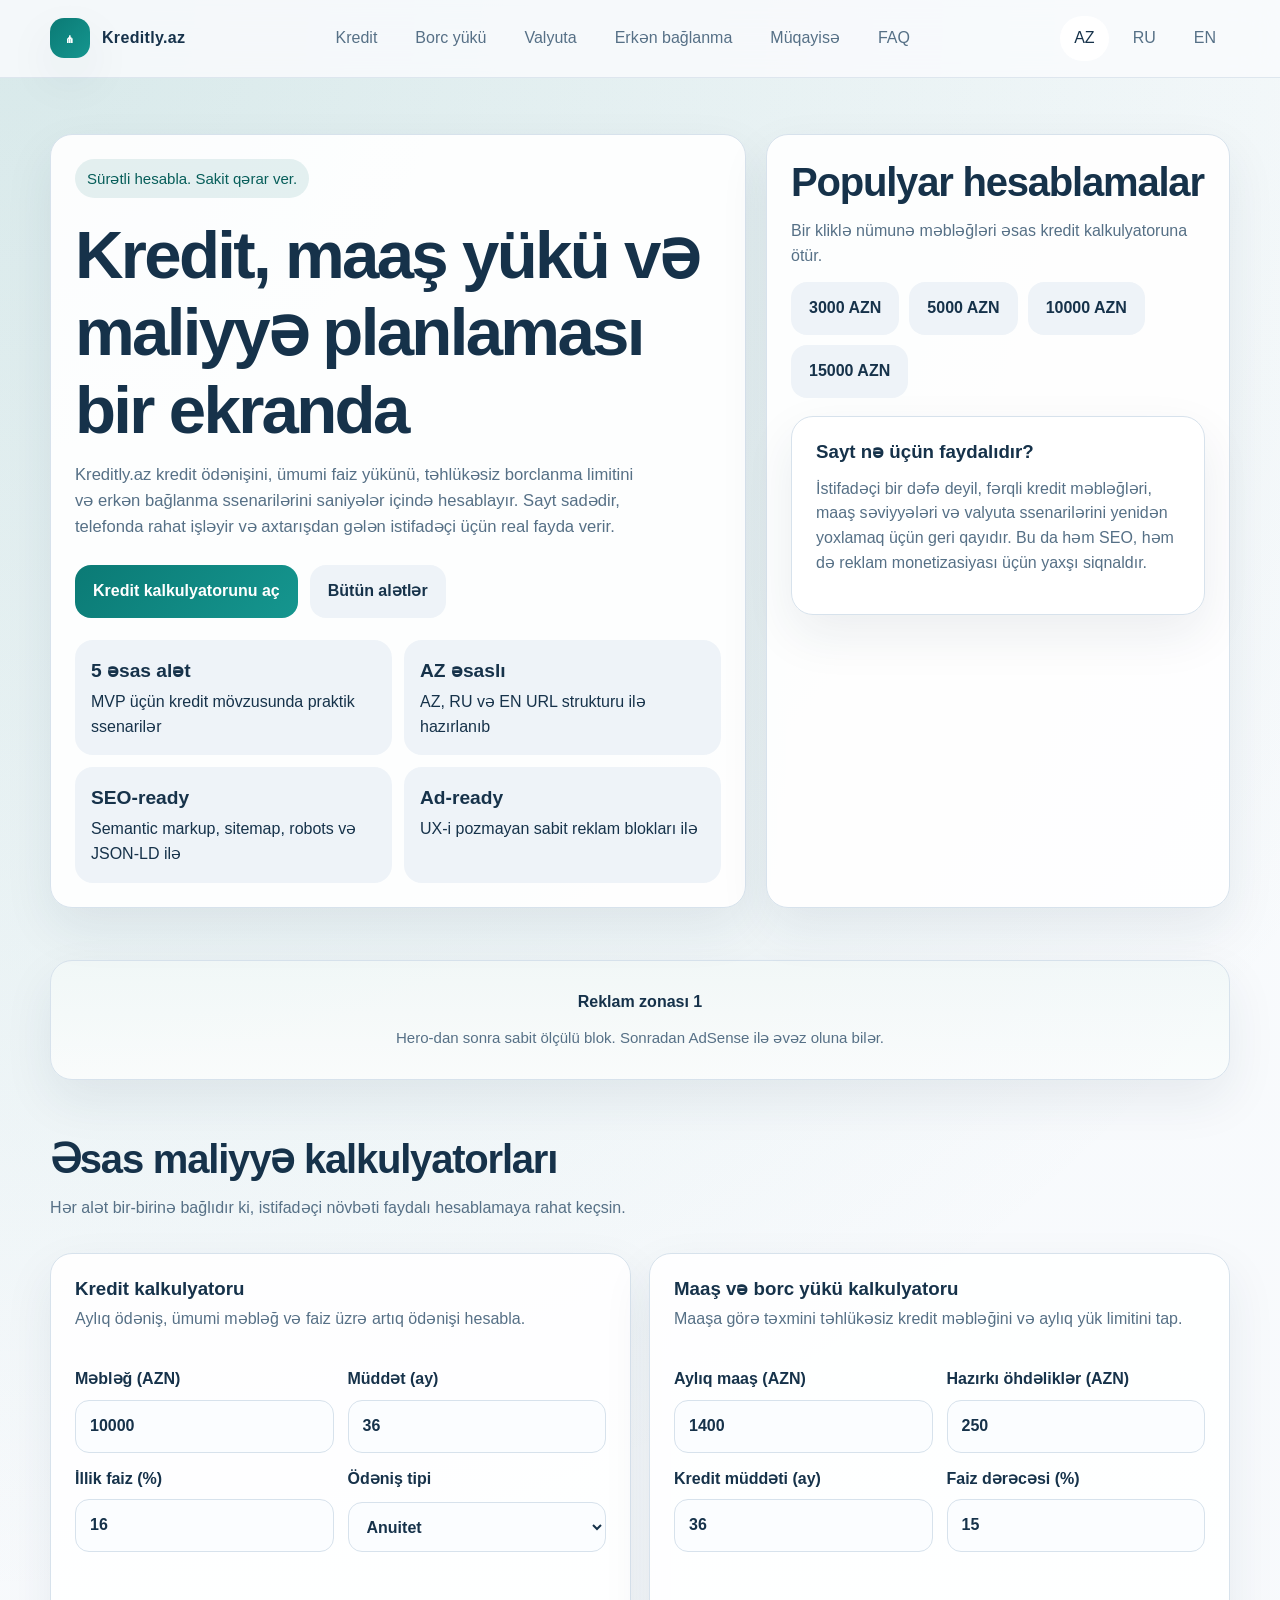
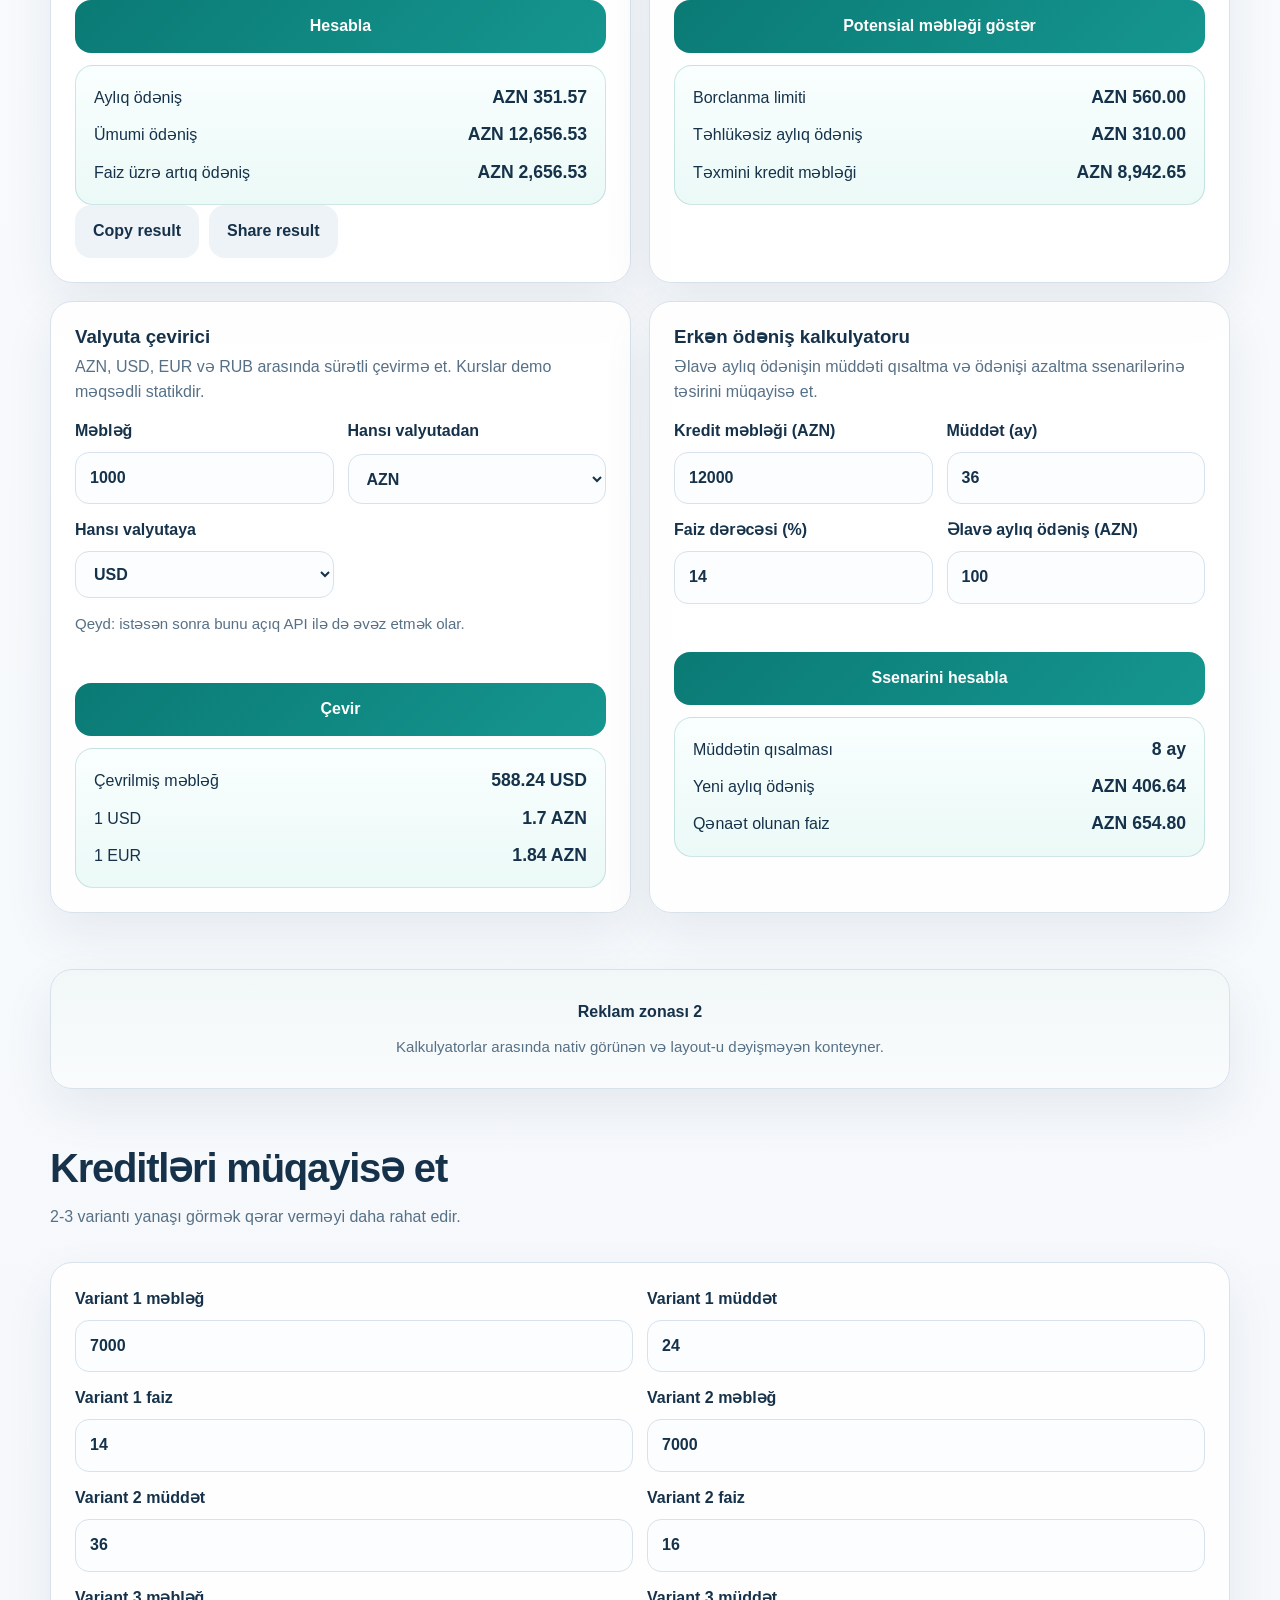
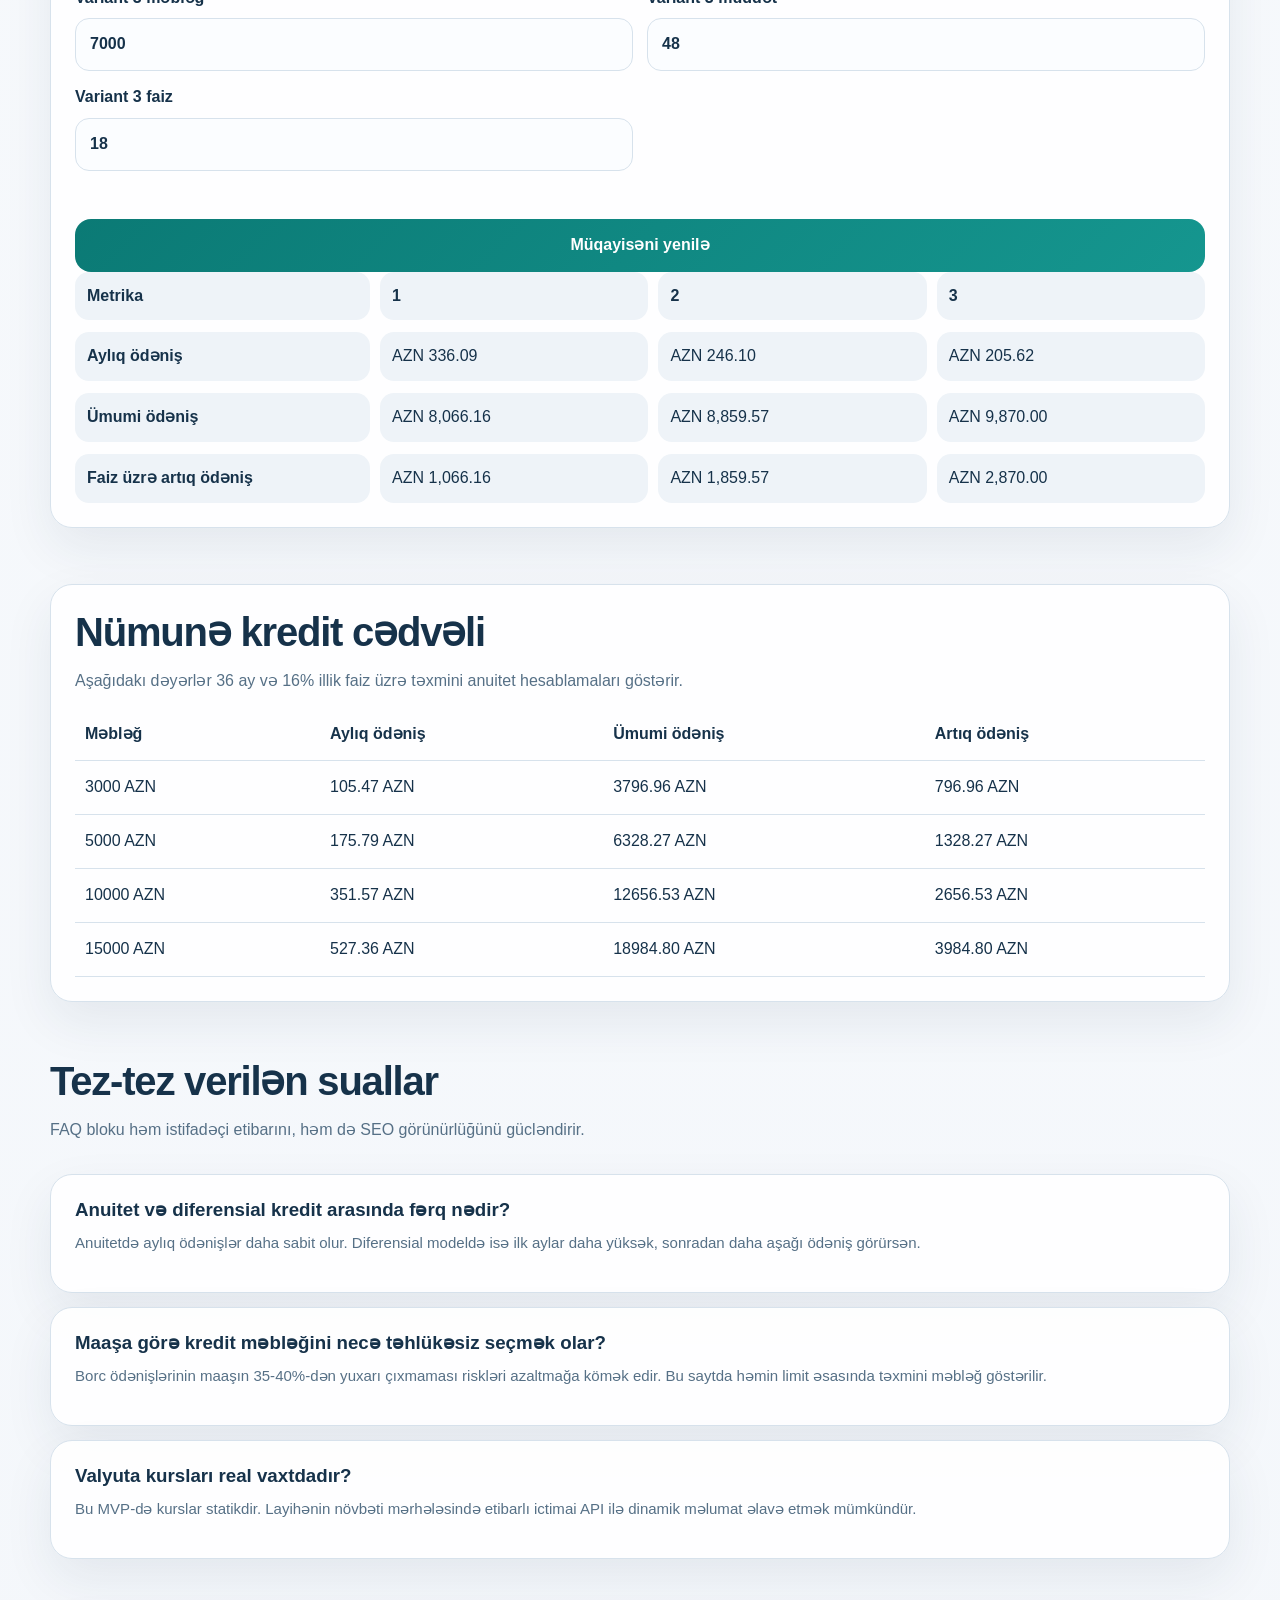
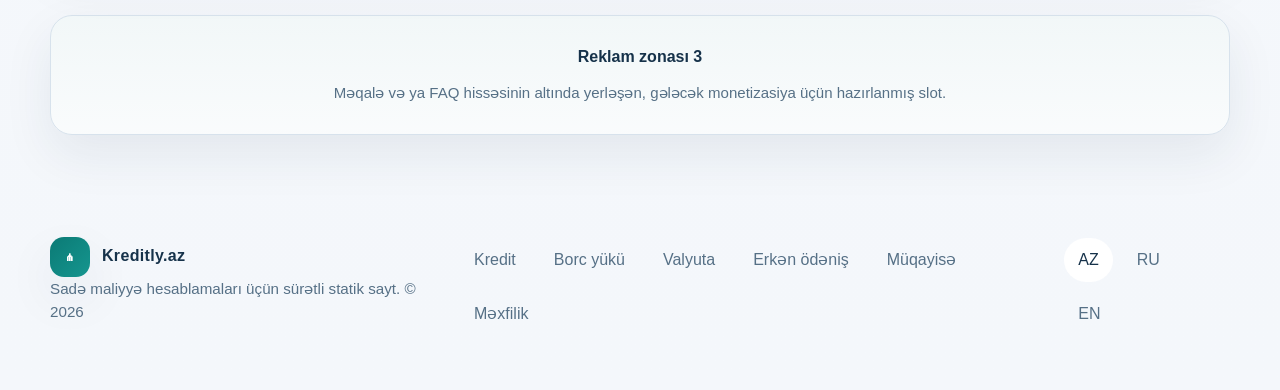
<file: index.html>
<!doctype html>
<html lang="az">
  <head>
    <meta charset="UTF-8" />
    <meta name="viewport" content="width=device-width, initial-scale=1.0" />
    <title>Kreditly.az - Kredit kalkulyatoru və maliyyə alətləri</title>
    <meta
      name="description"
      content="Kredit, borc yükü, erkən bağlanma və valyuta hesablamaları üçün sürətli Azərbaycan dilli maliyyə kalkulyatorları."
    />
    <meta name="theme-color" content="#0b7a75" />
    <link rel="canonical" href="https://easyfinanceus.github.io/" />
    <link rel="alternate" hreflang="az" href="https://easyfinanceus.github.io/" />
    <link rel="alternate" hreflang="ru" href="https://easyfinanceus.github.io/ru/" />
    <link rel="alternate" hreflang="en" href="https://easyfinanceus.github.io/en/" />
    <link rel="alternate" hreflang="x-default" href="https://easyfinanceus.github.io/" />
    <meta property="og:type" content="website" />
    <meta property="og:title" content="Kreditly.az - Kredit kalkulyatoru və maliyyə alətləri" />
    <meta
      property="og:description"
      content="Kredit ödənişi, borc yükü, erkən ödəniş və valyuta hesablamaları üçün sadə fintech sayt."
    />
    <meta property="og:url" content="https://easyfinanceus.github.io/" />
    <meta property="og:image" content="https://easyfinanceus.github.io/assets/favicon.svg" />
    <meta name="twitter:card" content="summary_large_image" />
    <meta name="twitter:title" content="Kreditly.az" />
    <meta name="twitter:description" content="Azərbaycan dili üçün sürətli kredit və maliyyə kalkulyatorları." />
    <link rel="icon" href="assets/favicon.svg" type="image/svg+xml" />
    <link rel="stylesheet" href="assets/styles.css" />
    <script type="application/ld+json">
      {
        "@context": "https://schema.org",
        "@type": "WebSite",
        "name": "Kreditly.az",
        "url": "https://easyfinanceus.github.io/",
        "inLanguage": "az",
        "potentialAction": {
          "@type": "SearchAction",
          "target": "https://easyfinanceus.github.io/?q={search_term_string}",
          "query-input": "required name=search_term_string"
        }
      }
    </script>
    <script type="application/ld+json">
      {
        "@context": "https://schema.org",
        "@type": "BreadcrumbList",
        "itemListElement": [
          { "@type": "ListItem", "position": 1, "name": "Ana səhifə", "item": "https://easyfinanceus.github.io/" },
          { "@type": "ListItem", "position": 2, "name": "Kalkulyatorlar", "item": "https://easyfinanceus.github.io/#tools" }
        ]
      }
    </script>
    <script type="application/ld+json">
      {
        "@context": "https://schema.org",
        "@type": "FAQPage",
        "mainEntity": [
          {
            "@type": "Question",
            "name": "Kredit ödənişi necə hesablanır?",
            "acceptedAnswer": {
              "@type": "Answer",
              "text": "Anuitet kreditdə aylıq ödəniş məbləği kredit, faiz dərəcəsi və müddət əsasında standart maliyyə düsturu ilə hesablanır."
            }
          },
          {
            "@type": "Question",
            "name": "Təhlükəsiz borc yükü neçə faizdir?",
            "acceptedAnswer": {
              "@type": "Answer",
              "text": "Praktik yanaşmada aylıq borc ödənişlərinin maaşın təxminən 35-40 faizini keçməməsi daha təhlükəsiz hesab olunur."
            }
          },
          {
            "@type": "Question",
            "name": "Erkən ödəniş həqiqətən sərfəlidirmi?",
            "acceptedAnswer": {
              "@type": "Answer",
              "text": "Əksər hallarda erkən əlavə ödəniş ümumi faiz yükünü azaldır və kreditin bitmə vaxtını yaxınlaşdırır."
            }
          }
        ]
      }
    </script>
  </head>
  <body data-lang="az">
    <header class="site-header">
      <div class="container header-inner">
        <a class="brand" href="/">
          <span class="brand-mark" aria-hidden="true">₼</span>
          <span>Kreditly.az</span>
        </a>
        <nav class="nav-links" aria-label="Əsas naviqasiya">
          <a href="#loan">Kredit</a>
          <a href="#debt">Borc yükü</a>
          <a href="#currency">Valyuta</a>
          <a href="#early">Erkən bağlanma</a>
          <a href="#compare">Müqayisə</a>
          <a href="#faq">FAQ</a>
        </nav>
        <div class="lang-switcher" aria-label="Dil seçimi">
          <a class="is-active" href="/">AZ</a>
          <a href="/ru/">RU</a>
          <a href="/en/">EN</a>
        </div>
      </div>
    </header>

    <main>
      <section class="hero">
        <div class="container hero-grid">
          <article class="panel hero-copy">
            <div class="eyebrow">Sürətli hesabla. Sakit qərar ver.</div>
            <h1>Kredit, maaş yükü və maliyyə planlaması bir ekranda</h1>
            <p>
              Kreditly.az kredit ödənişini, ümumi faiz yükünü, təhlükəsiz borclanma limitini və erkən bağlanma
              ssenarilərini saniyələr içində hesablayır. Sayt sadədir, telefonda rahat işləyir və axtarışdan gələn
              istifadəçi üçün real fayda verir.
            </p>
            <div class="hero-actions">
              <a class="btn btn-primary" href="#loan">Kredit kalkulyatorunu aç</a>
              <a class="btn btn-secondary" href="#tools">Bütün alətlər</a>
            </div>
            <div class="hero-stats">
              <div class="stat">
                <strong>5 əsas alət</strong>
                <span>MVP üçün kredit mövzusunda praktik ssenarilər</span>
              </div>
              <div class="stat">
                <strong>AZ əsaslı</strong>
                <span>AZ, RU və EN URL strukturu ilə hazırlanıb</span>
              </div>
              <div class="stat">
                <strong>SEO-ready</strong>
                <span>Semantic markup, sitemap, robots və JSON-LD ilə</span>
              </div>
              <div class="stat">
                <strong>Ad-ready</strong>
                <span>UX-i pozmayan sabit reklam blokları ilə</span>
              </div>
            </div>
          </article>
          <aside class="panel hero-highlight">
            <h2>Populyar hesablamalar</h2>
            <p>Bir kliklə nümunə məbləğləri əsas kredit kalkulyatoruna ötür.</p>
            <div class="chips">
              <button type="button" data-popular data-amount="3000" data-months="12" data-rate="14">3000 AZN</button>
              <button type="button" data-popular data-amount="5000" data-months="24" data-rate="15">5000 AZN</button>
              <button type="button" data-popular data-amount="10000" data-months="36" data-rate="16">10000 AZN</button>
              <button type="button" data-popular data-amount="15000" data-months="48" data-rate="17">15000 AZN</button>
            </div>
            <div class="note-card" style="margin-top: 18px;">
              <h3>Sayt nə üçün faydalıdır?</h3>
              <p>
                İstifadəçi bir dəfə deyil, fərqli kredit məbləğləri, maaş səviyyələri və valyuta ssenarilərini yenidən
                yoxlamaq üçün geri qayıdır. Bu da həm SEO, həm də reklam monetizasiyası üçün yaxşı siqnaldır.
              </p>
            </div>
          </aside>
        </div>
      </section>

      <section class="section">
        <div class="container">
          <div class="ad-slot" aria-label="Reklam üçün yer">
            <strong>Reklam zonası 1</strong>
            <small>Hero-dan sonra sabit ölçülü blok. Sonradan AdSense ilə əvəz oluna bilər.</small>
          </div>
        </div>
      </section>

      <section class="section" id="tools">
        <div class="container">
          <div class="section-header">
            <div>
              <h2>Əsas maliyyə kalkulyatorları</h2>
              <p>Hər alət bir-birinə bağlıdır ki, istifadəçi növbəti faydalı hesablamaya rahat keçsin.</p>
            </div>
          </div>

          <div class="tools-grid">
            <article class="tool-card" id="loan">
              <h3>Kredit kalkulyatoru</h3>
              <p>Aylıq ödəniş, ümumi məbləğ və faiz üzrə artıq ödənişi hesabla.</p>
              <form id="loan-form" novalidate>
                <div class="form-grid">
                  <label>Məbləğ (AZN)
                    <input name="amount" type="number" min="1" value="10000" />
                  </label>
                  <label>Müddət (ay)
                    <input name="months" type="number" min="1" value="36" />
                  </label>
                  <label>İllik faiz (%)
                    <input name="rate" type="number" min="0" step="0.1" value="16" />
                  </label>
                  <label>Ödəniş tipi
                    <select name="paymentType">
                      <option value="annuity">Anuitet</option>
                      <option value="differentiated">Diferensial</option>
                    </select>
                  </label>
                </div>
                <div class="error-text" data-error="loan"></div>
                <button type="submit">Hesabla</button>
              </form>
              <div class="result-box" id="loan-result" aria-live="polite"></div>
              <div class="result-actions">
                <button class="btn-secondary" id="copy-result" type="button" aria-label="Nəticəni kopyala">Copy result</button>
                <button class="btn-secondary" id="share-result" type="button" aria-label="Nəticəni paylaş">Share result</button>
                <span class="hint" id="share-feedback"></span>
              </div>
            </article>

            <article class="tool-card" id="debt">
              <h3>Maaş və borc yükü kalkulyatoru</h3>
              <p>Maaşa görə təxmini təhlükəsiz kredit məbləğini və aylıq yük limitini tap.</p>
              <form id="debt-form" novalidate>
                <div class="form-grid">
                  <label>Aylıq maaş (AZN)
                    <input name="salary" type="number" min="1" value="1400" />
                  </label>
                  <label>Hazırkı öhdəliklər (AZN)
                    <input name="obligations" type="number" min="0" value="250" />
                  </label>
                  <label>Kredit müddəti (ay)
                    <input name="debtMonths" type="number" min="1" value="36" />
                  </label>
                  <label>Faiz dərəcəsi (%)
                    <input name="debtRate" type="number" min="0" step="0.1" value="15" />
                  </label>
                </div>
                <div class="error-text" data-error="debt"></div>
                <button type="submit">Potensial məbləği göstər</button>
              </form>
              <div class="result-box" id="debt-result" aria-live="polite"></div>
            </article>

            <article class="tool-card" id="currency">
              <h3>Valyuta çevirici</h3>
              <p>AZN, USD, EUR və RUB arasında sürətli çevirmə et. Kurslar demo məqsədli statikdir.</p>
              <form id="currency-form" novalidate>
                <div class="form-grid">
                  <label>Məbləğ
                    <input name="convertAmount" type="number" min="0.01" step="0.01" value="1000" />
                  </label>
                  <label>Hansı valyutadan
                    <select name="fromCurrency">
                      <option>AZN</option>
                      <option>USD</option>
                      <option>EUR</option>
                      <option>RUB</option>
                    </select>
                  </label>
                  <label>Hansı valyutaya
                    <select name="toCurrency">
                      <option>USD</option>
                      <option>AZN</option>
                      <option>EUR</option>
                      <option>RUB</option>
                    </select>
                  </label>
                </div>
                <div class="form-note">Qeyd: istəsən sonra bunu açıq API ilə də əvəz etmək olar.</div>
                <div class="error-text" data-error="currency"></div>
                <button type="submit">Çevir</button>
              </form>
              <div class="result-box" id="currency-result" aria-live="polite"></div>
            </article>

            <article class="tool-card" id="early">
              <h3>Erkən ödəniş kalkulyatoru</h3>
              <p>Əlavə aylıq ödənişin müddəti qısaltma və ödənişi azaltma ssenarilərinə təsirini müqayisə et.</p>
              <form id="early-form" novalidate>
                <div class="form-grid">
                  <label>Kredit məbləği (AZN)
                    <input name="earlyAmount" type="number" min="1" value="12000" />
                  </label>
                  <label>Müddət (ay)
                    <input name="earlyMonths" type="number" min="1" value="36" />
                  </label>
                  <label>Faiz dərəcəsi (%)
                    <input name="earlyRate" type="number" min="0" step="0.1" value="14" />
                  </label>
                  <label>Əlavə aylıq ödəniş (AZN)
                    <input name="extraPayment" type="number" min="0" value="100" />
                  </label>
                </div>
                <div class="error-text" data-error="early"></div>
                <button type="submit">Ssenarini hesabla</button>
              </form>
              <div class="result-box" id="early-result" aria-live="polite"></div>
            </article>
          </div>
        </div>
      </section>

      <section class="section">
        <div class="container">
          <div class="ad-slot" aria-label="Reklam üçün yer">
            <strong>Reklam zonası 2</strong>
            <small>Kalkulyatorlar arasında nativ görünən və layout-u dəyişməyən konteyner.</small>
          </div>
        </div>
      </section>

      <section class="section" id="compare">
        <div class="container">
          <div class="section-header">
            <div>
              <h2>Kreditləri müqayisə et</h2>
              <p>2-3 variantı yanaşı görmək qərar verməyi daha rahat edir.</p>
            </div>
          </div>
          <article class="tool-card">
            <form id="compare-form" novalidate>
              <div class="form-grid">
                <label>Variant 1 məbləğ
                  <input name="c1Amount" type="number" min="1" value="7000" />
                </label>
                <label>Variant 1 müddət
                  <input name="c1Months" type="number" min="1" value="24" />
                </label>
                <label>Variant 1 faiz
                  <input name="c1Rate" type="number" min="0" step="0.1" value="14" />
                </label>
                <label>Variant 2 məbləğ
                  <input name="c2Amount" type="number" min="1" value="7000" />
                </label>
                <label>Variant 2 müddət
                  <input name="c2Months" type="number" min="1" value="36" />
                </label>
                <label>Variant 2 faiz
                  <input name="c2Rate" type="number" min="0" step="0.1" value="16" />
                </label>
                <label>Variant 3 məbləğ
                  <input name="c3Amount" type="number" min="1" value="7000" />
                </label>
                <label>Variant 3 müddət
                  <input name="c3Months" type="number" min="1" value="48" />
                </label>
                <label>Variant 3 faiz
                  <input name="c3Rate" type="number" min="0" step="0.1" value="18" />
                </label>
              </div>
              <div class="error-text" data-error="compare"></div>
              <button type="submit">Müqayisəni yenilə</button>
            </form>
            <div class="compare-grid" id="compare-result" aria-live="polite"></div>
          </article>
        </div>
      </section>

      <section class="section">
        <div class="container sample-table">
          <h2>Nümunə kredit cədvəli</h2>
          <p>Aşağıdakı dəyərlər 36 ay və 16% illik faiz üzrə təxmini anuitet hesablamaları göstərir.</p>
          <table>
            <thead>
              <tr>
                <th>Məbləğ</th>
                <th>Aylıq ödəniş</th>
                <th>Ümumi ödəniş</th>
                <th>Artıq ödəniş</th>
              </tr>
            </thead>
            <tbody>
              <tr><td>3000 AZN</td><td>105.47 AZN</td><td>3796.96 AZN</td><td>796.96 AZN</td></tr>
              <tr><td>5000 AZN</td><td>175.79 AZN</td><td>6328.27 AZN</td><td>1328.27 AZN</td></tr>
              <tr><td>10000 AZN</td><td>351.57 AZN</td><td>12656.53 AZN</td><td>2656.53 AZN</td></tr>
              <tr><td>15000 AZN</td><td>527.36 AZN</td><td>18984.80 AZN</td><td>3984.80 AZN</td></tr>
            </tbody>
          </table>
        </div>
      </section>

      <section class="section" id="faq">
        <div class="container">
          <div class="section-header">
            <div>
              <h2>Tez-tez verilən suallar</h2>
              <p>FAQ bloku həm istifadəçi etibarını, həm də SEO görünürlüğünü gücləndirir.</p>
            </div>
          </div>
          <div class="faq-grid">
            <article class="faq-card">
              <h3>Anuitet və diferensial kredit arasında fərq nədir?</h3>
              <p>Anuitetdə aylıq ödənişlər daha sabit olur. Diferensial modeldə isə ilk aylar daha yüksək, sonradan daha aşağı ödəniş görürsən.</p>
            </article>
            <article class="faq-card">
              <h3>Maaşa görə kredit məbləğini necə təhlükəsiz seçmək olar?</h3>
              <p>Borc ödənişlərinin maaşın 35-40%-dən yuxarı çıxmaması riskləri azaltmağa kömək edir. Bu saytda həmin limit əsasında təxmini məbləğ göstərilir.</p>
            </article>
            <article class="faq-card">
              <h3>Valyuta kursları real vaxtdadır?</h3>
              <p>Bu MVP-də kurslar statikdir. Layihənin növbəti mərhələsində etibarlı ictimai API ilə dinamik məlumat əlavə etmək mümkündür.</p>
            </article>
          </div>
        </div>
      </section>

      <section class="section">
        <div class="container">
          <div class="ad-slot" aria-label="Reklam üçün yer">
            <strong>Reklam zonası 3</strong>
            <small>Məqalə və ya FAQ hissəsinin altında yerləşən, gələcək monetizasiya üçün hazırlanmış slot.</small>
          </div>
        </div>
      </section>
    </main>

    <footer class="site-footer">
      <div class="container footer-inner">
        <div>
          <div class="brand">
            <span class="brand-mark" aria-hidden="true">₼</span>
            <span>Kreditly.az</span>
          </div>
          <p class="footer-meta">Sadə maliyyə hesablamaları üçün sürətli statik sayt. © <span id="year"></span></p>
        </div>
        <nav class="footer-links" aria-label="Footer naviqasiyası">
          <a href="#loan">Kredit</a>
          <a href="#debt">Borc yükü</a>
          <a href="#currency">Valyuta</a>
          <a href="#early">Erkən ödəniş</a>
          <a href="#compare">Müqayisə</a>
          <a href="privacy-policy/">Məxfilik</a>
        </nav>
        <div class="lang-switcher" aria-label="Footer dil seçimi">
          <a class="is-active" href="/">AZ</a>
          <a href="/ru/">RU</a>
          <a href="/en/">EN</a>
        </div>
      </div>
    </footer>

    <script src="assets/app.js" defer></script>
  </body>
</html>
</file>
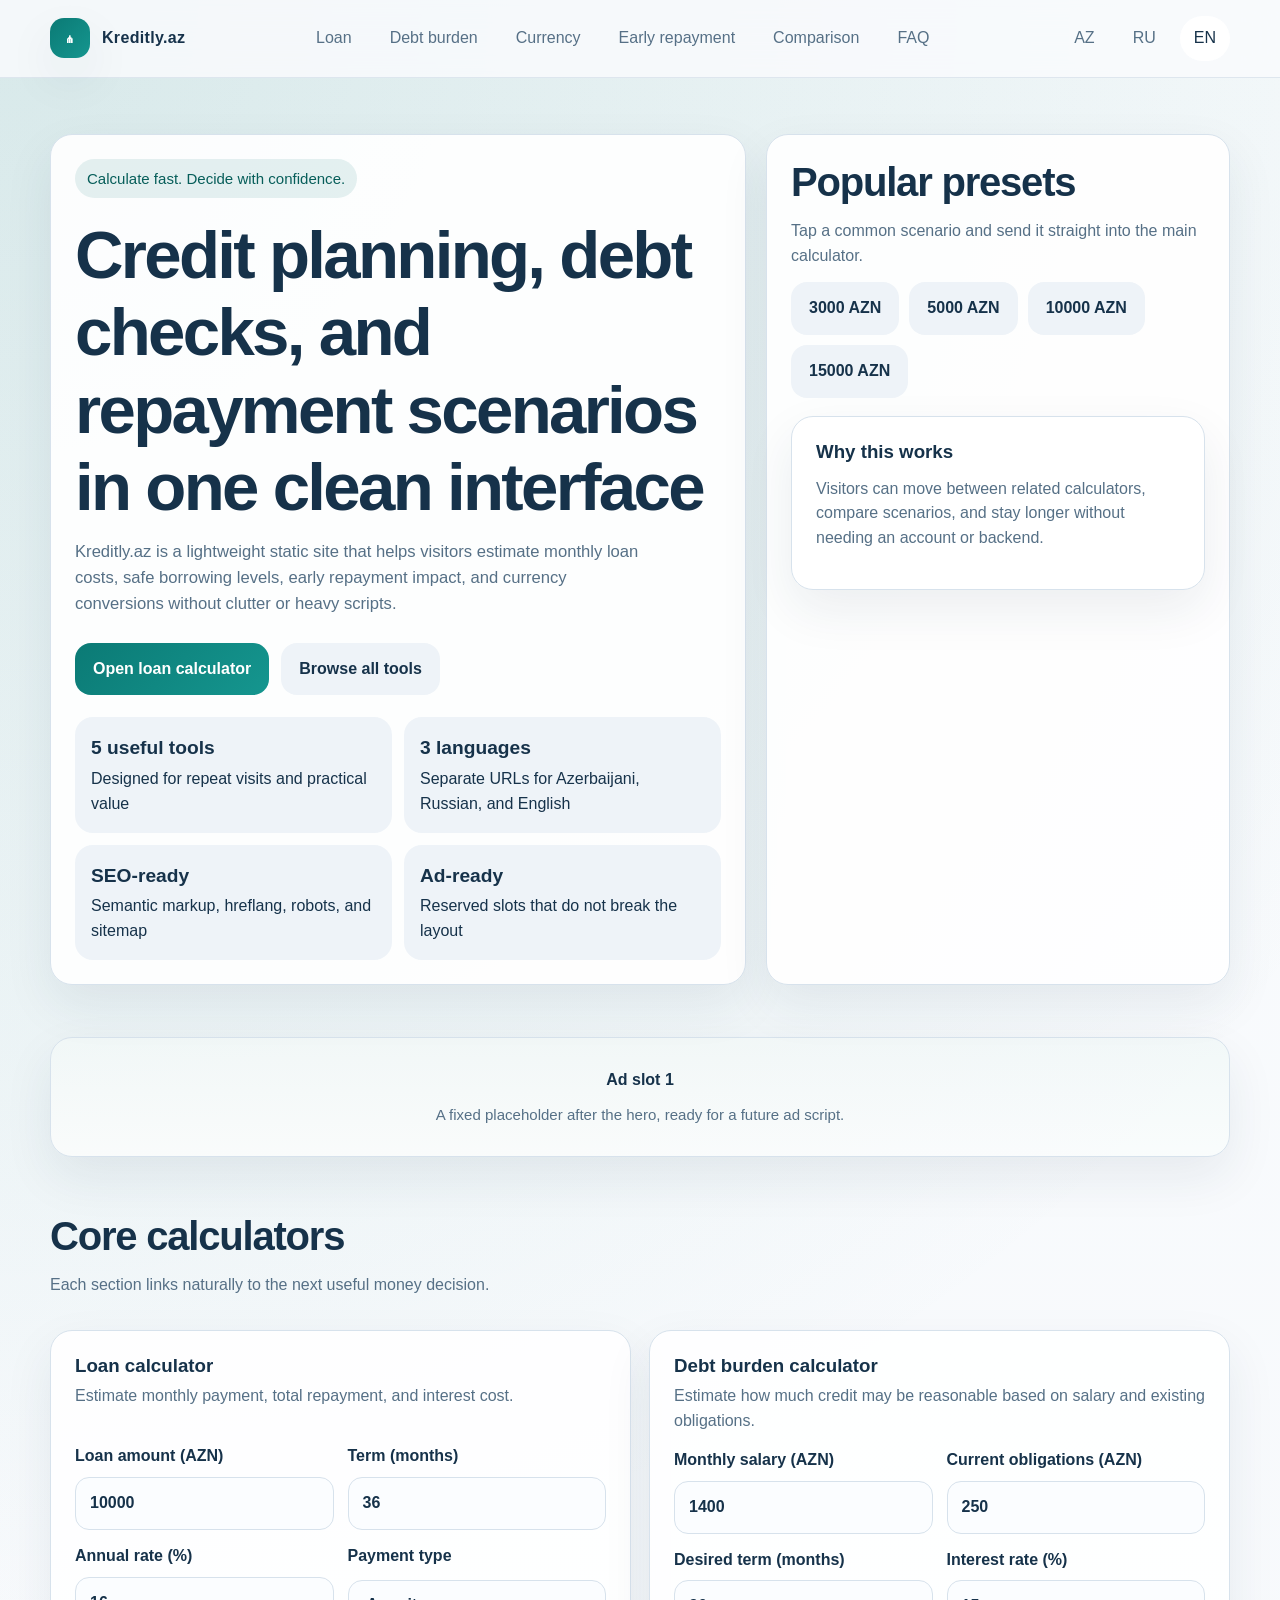
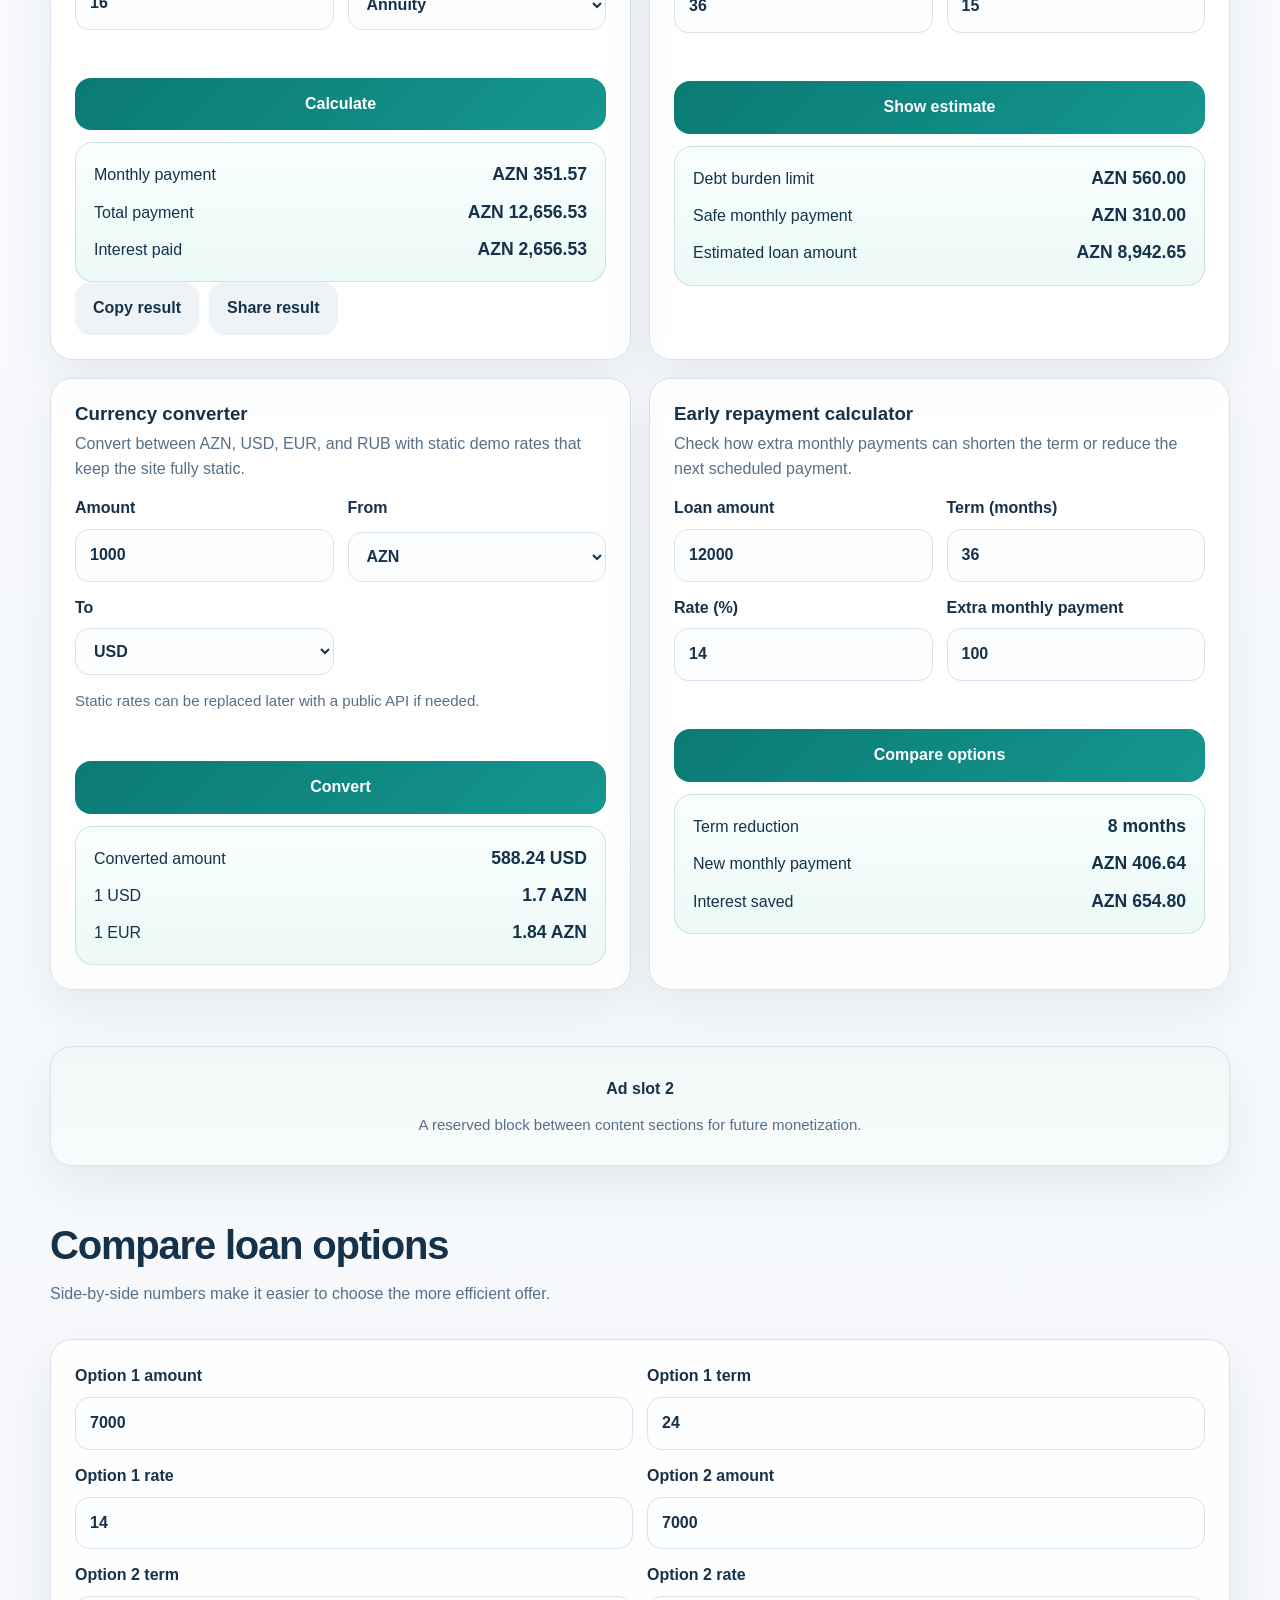
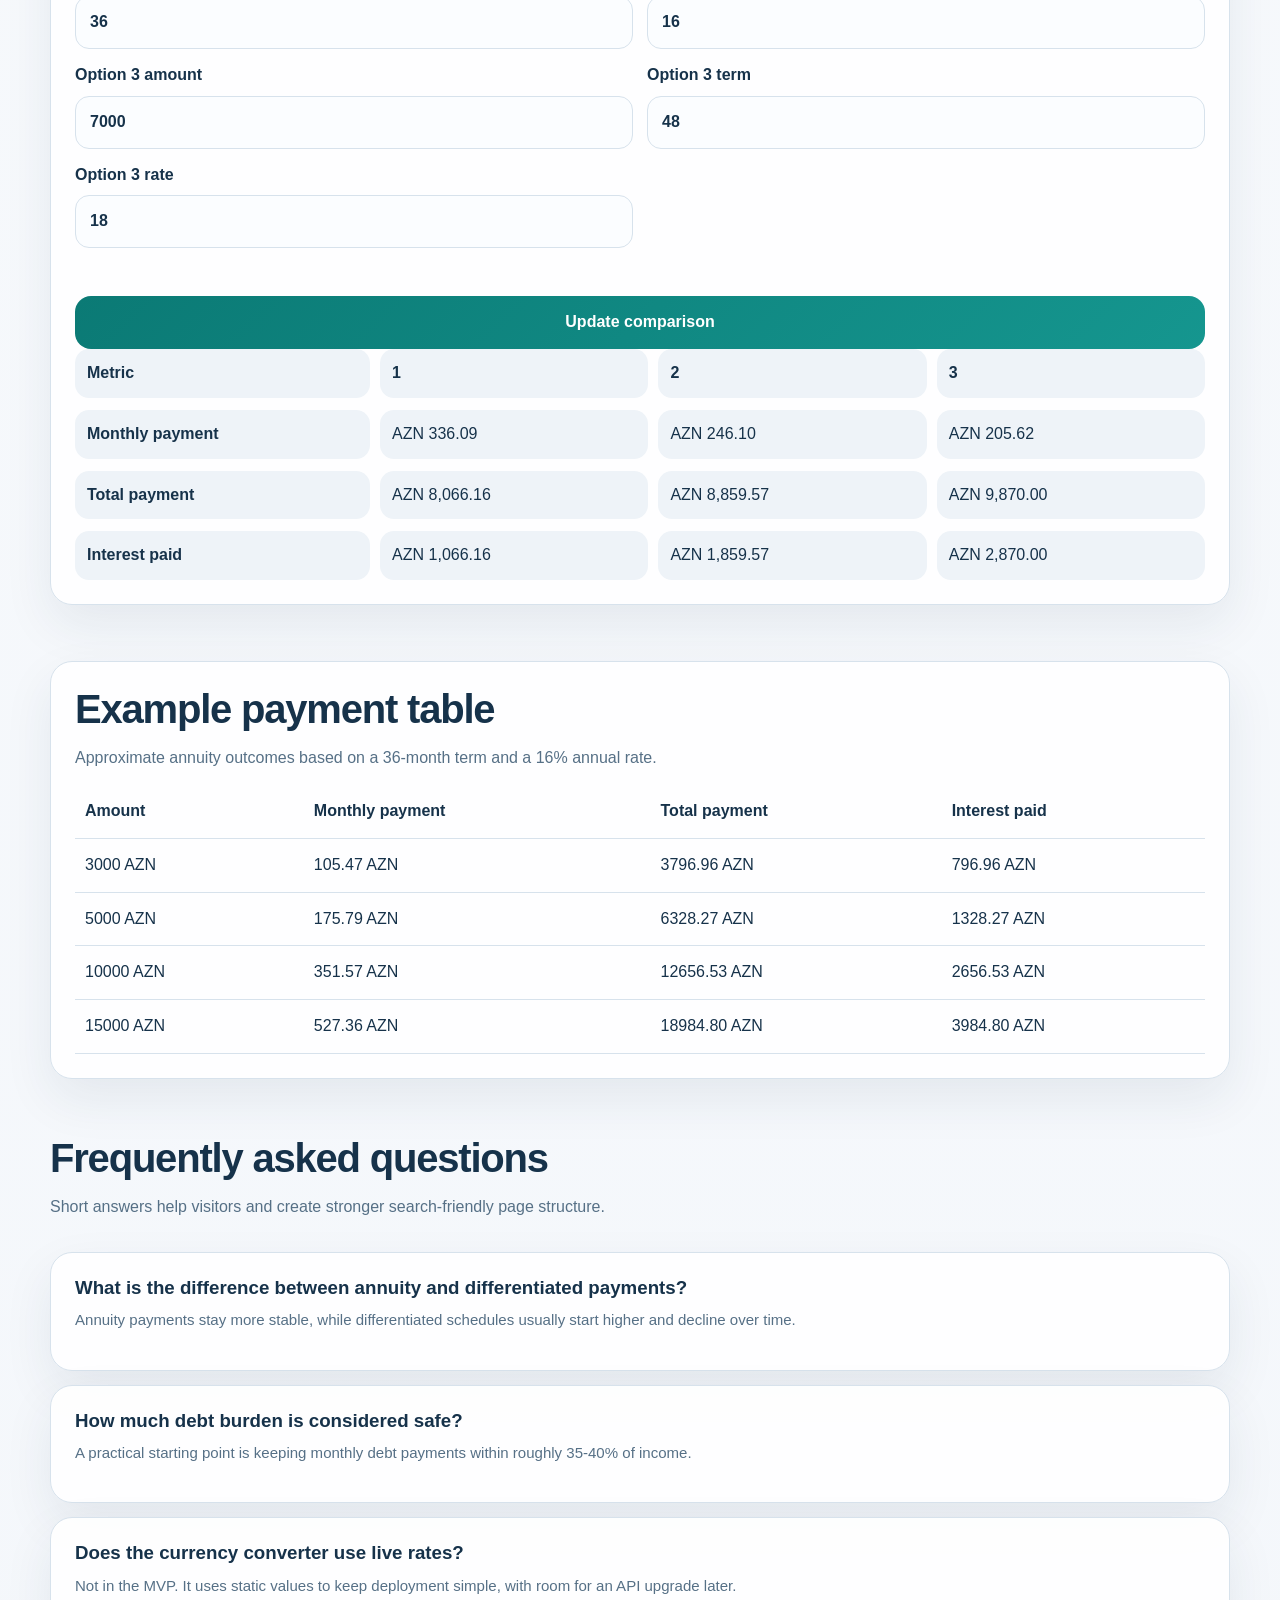
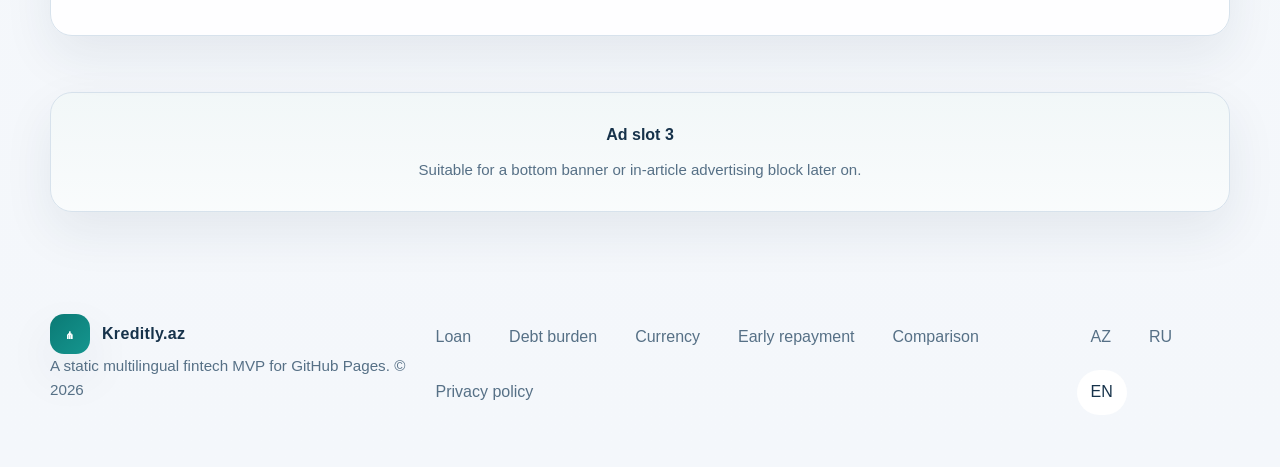
<file: en/index.html>
<!doctype html>
<html lang="en">
  <head>
    <meta charset="UTF-8" />
    <meta name="viewport" content="width=device-width, initial-scale=1.0" />
    <title>Kreditly.az - Credit calculators and personal finance tools</title>
    <meta
      name="description"
      content="A fast multilingual static website for loan payments, debt burden, early repayment, and currency conversion."
    />
    <link rel="canonical" href="https://easyfinanceus.github.io/en/" />
    <link rel="alternate" hreflang="az" href="https://easyfinanceus.github.io/" />
    <link rel="alternate" hreflang="ru" href="https://easyfinanceus.github.io/ru/" />
    <link rel="alternate" hreflang="en" href="https://easyfinanceus.github.io/en/" />
    <meta property="og:type" content="website" />
    <meta property="og:title" content="Kreditly.az - Credit calculators and personal finance tools" />
    <meta property="og:description" content="Loan, debt burden, early repayment, and currency conversion tools for a lightweight fintech site." />
    <meta property="og:url" content="https://easyfinanceus.github.io/en/" />
    <meta name="twitter:card" content="summary_large_image" />
    <link rel="icon" href="../assets/favicon.svg" type="image/svg+xml" />
    <link rel="stylesheet" href="../assets/styles.css" />
  </head>
  <body data-lang="en">
    <header class="site-header">
      <div class="container header-inner">
        <a class="brand" href="../en/">
          <span class="brand-mark" aria-hidden="true">₼</span>
          <span>Kreditly.az</span>
        </a>
        <nav class="nav-links" aria-label="Main navigation">
          <a href="#loan">Loan</a>
          <a href="#debt">Debt burden</a>
          <a href="#currency">Currency</a>
          <a href="#early">Early repayment</a>
          <a href="#compare">Comparison</a>
          <a href="#faq">FAQ</a>
        </nav>
        <div class="lang-switcher" aria-label="Language switcher">
          <a href="../">AZ</a>
          <a href="../ru/">RU</a>
          <a class="is-active" href="../en/">EN</a>
        </div>
      </div>
    </header>
    <main>
      <section class="hero">
        <div class="container hero-grid">
          <article class="panel hero-copy">
            <div class="eyebrow">Calculate fast. Decide with confidence.</div>
            <h1>Credit planning, debt checks, and repayment scenarios in one clean interface</h1>
            <p>
              Kreditly.az is a lightweight static site that helps visitors estimate monthly loan costs, safe borrowing
              levels, early repayment impact, and currency conversions without clutter or heavy scripts.
            </p>
            <div class="hero-actions">
              <a class="btn btn-primary" href="#loan">Open loan calculator</a>
              <a class="btn btn-secondary" href="#tools">Browse all tools</a>
            </div>
            <div class="hero-stats">
              <div class="stat"><strong>5 useful tools</strong><span>Designed for repeat visits and practical value</span></div>
              <div class="stat"><strong>3 languages</strong><span>Separate URLs for Azerbaijani, Russian, and English</span></div>
              <div class="stat"><strong>SEO-ready</strong><span>Semantic markup, hreflang, robots, and sitemap</span></div>
              <div class="stat"><strong>Ad-ready</strong><span>Reserved slots that do not break the layout</span></div>
            </div>
          </article>
          <aside class="panel hero-highlight">
            <h2>Popular presets</h2>
            <p>Tap a common scenario and send it straight into the main calculator.</p>
            <div class="chips">
              <button type="button" data-popular data-amount="3000" data-months="12" data-rate="14">3000 AZN</button>
              <button type="button" data-popular data-amount="5000" data-months="24" data-rate="15">5000 AZN</button>
              <button type="button" data-popular data-amount="10000" data-months="36" data-rate="16">10000 AZN</button>
              <button type="button" data-popular data-amount="15000" data-months="48" data-rate="17">15000 AZN</button>
            </div>
            <div class="note-card" style="margin-top: 18px;">
              <h3>Why this works</h3>
              <p>Visitors can move between related calculators, compare scenarios, and stay longer without needing an account or backend.</p>
            </div>
          </aside>
        </div>
      </section>
      <section class="section"><div class="container"><div class="ad-slot"><strong>Ad slot 1</strong><small>A fixed placeholder after the hero, ready for a future ad script.</small></div></div></section>
      <section class="section" id="tools">
        <div class="container">
          <div class="section-header"><div><h2>Core calculators</h2><p>Each section links naturally to the next useful money decision.</p></div></div>
          <div class="tools-grid">
            <article class="tool-card" id="loan">
              <h3>Loan calculator</h3>
              <p>Estimate monthly payment, total repayment, and interest cost.</p>
              <form id="loan-form" novalidate>
                <div class="form-grid">
                  <label>Loan amount (AZN)<input name="amount" type="number" min="1" value="10000" /></label>
                  <label>Term (months)<input name="months" type="number" min="1" value="36" /></label>
                  <label>Annual rate (%)<input name="rate" type="number" min="0" step="0.1" value="16" /></label>
                  <label>Payment type<select name="paymentType"><option value="annuity">Annuity</option><option value="differentiated">Differentiated</option></select></label>
                </div>
                <div class="error-text" data-error="loan"></div>
                <button type="submit">Calculate</button>
              </form>
              <div class="result-box" id="loan-result" aria-live="polite"></div>
              <div class="result-actions">
                <button class="btn-secondary" id="copy-result" type="button">Copy result</button>
                <button class="btn-secondary" id="share-result" type="button">Share result</button>
                <span class="hint" id="share-feedback"></span>
              </div>
            </article>
            <article class="tool-card" id="debt">
              <h3>Debt burden calculator</h3>
              <p>Estimate how much credit may be reasonable based on salary and existing obligations.</p>
              <form id="debt-form" novalidate>
                <div class="form-grid">
                  <label>Monthly salary (AZN)<input name="salary" type="number" min="1" value="1400" /></label>
                  <label>Current obligations (AZN)<input name="obligations" type="number" min="0" value="250" /></label>
                  <label>Desired term (months)<input name="debtMonths" type="number" min="1" value="36" /></label>
                  <label>Interest rate (%)<input name="debtRate" type="number" min="0" step="0.1" value="15" /></label>
                </div>
                <div class="error-text" data-error="debt"></div>
                <button type="submit">Show estimate</button>
              </form>
              <div class="result-box" id="debt-result" aria-live="polite"></div>
            </article>
            <article class="tool-card" id="currency">
              <h3>Currency converter</h3>
              <p>Convert between AZN, USD, EUR, and RUB with static demo rates that keep the site fully static.</p>
              <form id="currency-form" novalidate>
                <div class="form-grid">
                  <label>Amount<input name="convertAmount" type="number" min="0.01" step="0.01" value="1000" /></label>
                  <label>From<select name="fromCurrency"><option>AZN</option><option>USD</option><option>EUR</option><option>RUB</option></select></label>
                  <label>To<select name="toCurrency"><option>USD</option><option>AZN</option><option>EUR</option><option>RUB</option></select></label>
                </div>
                <div class="form-note">Static rates can be replaced later with a public API if needed.</div>
                <div class="error-text" data-error="currency"></div>
                <button type="submit">Convert</button>
              </form>
              <div class="result-box" id="currency-result" aria-live="polite"></div>
            </article>
            <article class="tool-card" id="early">
              <h3>Early repayment calculator</h3>
              <p>Check how extra monthly payments can shorten the term or reduce the next scheduled payment.</p>
              <form id="early-form" novalidate>
                <div class="form-grid">
                  <label>Loan amount<input name="earlyAmount" type="number" min="1" value="12000" /></label>
                  <label>Term (months)<input name="earlyMonths" type="number" min="1" value="36" /></label>
                  <label>Rate (%)<input name="earlyRate" type="number" min="0" step="0.1" value="14" /></label>
                  <label>Extra monthly payment<input name="extraPayment" type="number" min="0" value="100" /></label>
                </div>
                <div class="error-text" data-error="early"></div>
                <button type="submit">Compare options</button>
              </form>
              <div class="result-box" id="early-result" aria-live="polite"></div>
            </article>
          </div>
        </div>
      </section>
      <section class="section"><div class="container"><div class="ad-slot"><strong>Ad slot 2</strong><small>A reserved block between content sections for future monetization.</small></div></div></section>
      <section class="section" id="compare">
        <div class="container">
          <div class="section-header"><div><h2>Compare loan options</h2><p>Side-by-side numbers make it easier to choose the more efficient offer.</p></div></div>
          <article class="tool-card">
            <form id="compare-form" novalidate>
              <div class="form-grid">
                <label>Option 1 amount<input name="c1Amount" type="number" min="1" value="7000" /></label>
                <label>Option 1 term<input name="c1Months" type="number" min="1" value="24" /></label>
                <label>Option 1 rate<input name="c1Rate" type="number" min="0" step="0.1" value="14" /></label>
                <label>Option 2 amount<input name="c2Amount" type="number" min="1" value="7000" /></label>
                <label>Option 2 term<input name="c2Months" type="number" min="1" value="36" /></label>
                <label>Option 2 rate<input name="c2Rate" type="number" min="0" step="0.1" value="16" /></label>
                <label>Option 3 amount<input name="c3Amount" type="number" min="1" value="7000" /></label>
                <label>Option 3 term<input name="c3Months" type="number" min="1" value="48" /></label>
                <label>Option 3 rate<input name="c3Rate" type="number" min="0" step="0.1" value="18" /></label>
              </div>
              <div class="error-text" data-error="compare"></div>
              <button type="submit">Update comparison</button>
            </form>
            <div class="compare-grid" id="compare-result" aria-live="polite"></div>
          </article>
        </div>
      </section>
      <section class="section">
        <div class="container sample-table">
          <h2>Example payment table</h2>
          <p>Approximate annuity outcomes based on a 36-month term and a 16% annual rate.</p>
          <table>
            <thead><tr><th>Amount</th><th>Monthly payment</th><th>Total payment</th><th>Interest paid</th></tr></thead>
            <tbody>
              <tr><td>3000 AZN</td><td>105.47 AZN</td><td>3796.96 AZN</td><td>796.96 AZN</td></tr>
              <tr><td>5000 AZN</td><td>175.79 AZN</td><td>6328.27 AZN</td><td>1328.27 AZN</td></tr>
              <tr><td>10000 AZN</td><td>351.57 AZN</td><td>12656.53 AZN</td><td>2656.53 AZN</td></tr>
              <tr><td>15000 AZN</td><td>527.36 AZN</td><td>18984.80 AZN</td><td>3984.80 AZN</td></tr>
            </tbody>
          </table>
        </div>
      </section>
      <section class="section" id="faq">
        <div class="container">
          <div class="section-header"><div><h2>Frequently asked questions</h2><p>Short answers help visitors and create stronger search-friendly page structure.</p></div></div>
          <div class="faq-grid">
            <article class="faq-card"><h3>What is the difference between annuity and differentiated payments?</h3><p>Annuity payments stay more stable, while differentiated schedules usually start higher and decline over time.</p></article>
            <article class="faq-card"><h3>How much debt burden is considered safe?</h3><p>A practical starting point is keeping monthly debt payments within roughly 35-40% of income.</p></article>
            <article class="faq-card"><h3>Does the currency converter use live rates?</h3><p>Not in the MVP. It uses static values to keep deployment simple, with room for an API upgrade later.</p></article>
          </div>
        </div>
      </section>
      <section class="section"><div class="container"><div class="ad-slot"><strong>Ad slot 3</strong><small>Suitable for a bottom banner or in-article advertising block later on.</small></div></div></section>
    </main>
    <footer class="site-footer">
      <div class="container footer-inner">
        <div>
          <div class="brand"><span class="brand-mark" aria-hidden="true">₼</span><span>Kreditly.az</span></div>
          <p class="footer-meta">A static multilingual fintech MVP for GitHub Pages. © <span id="year"></span></p>
        </div>
        <nav class="footer-links" aria-label="Footer">
          <a href="#loan">Loan</a><a href="#debt">Debt burden</a><a href="#currency">Currency</a><a href="#early">Early repayment</a><a href="#compare">Comparison</a><a href="../en/privacy-policy/">Privacy policy</a>
        </nav>
        <div class="lang-switcher"><a href="../">AZ</a><a href="../ru/">RU</a><a class="is-active" href="../en/">EN</a></div>
      </div>
    </footer>
    <script src="../assets/app.js" defer></script>
  </body>
</html>
</file>
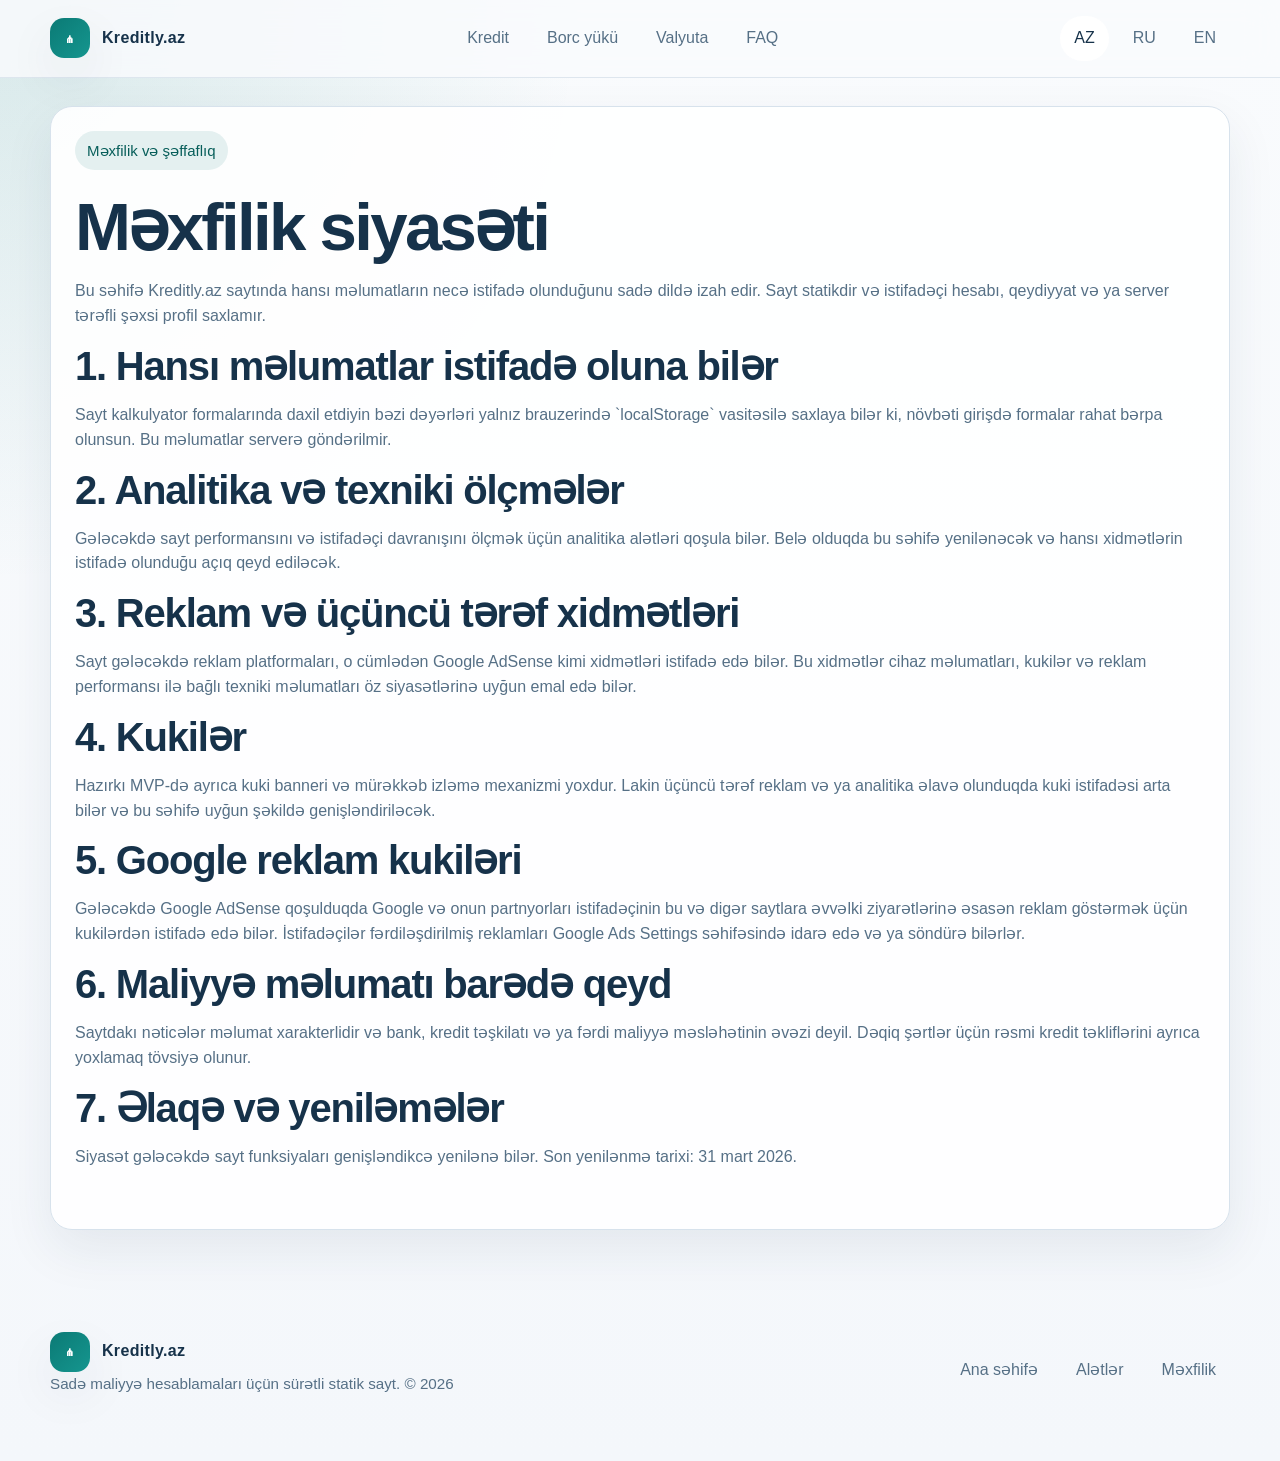
<file: privacy-policy/index.html>
<!doctype html>
<html lang="az">
  <head>
    <meta charset="UTF-8" />
    <meta name="viewport" content="width=device-width, initial-scale=1.0" />
    <title>Kreditly.az - Məxfilik siyasəti</title>
    <meta
      name="description"
      content="Kreditly.az saytı üçün məxfilik siyasəti, localStorage istifadəsi, analitika və gələcək reklam inteqrasiyaları haqqında məlumat."
    />
    <link rel="canonical" href="https://easyfinanceus.github.io/privacy-policy/" />
    <link rel="alternate" hreflang="az" href="https://easyfinanceus.github.io/privacy-policy/" />
    <link rel="alternate" hreflang="ru" href="https://easyfinanceus.github.io/ru/privacy-policy/" />
    <link rel="alternate" hreflang="en" href="https://easyfinanceus.github.io/en/privacy-policy/" />
    <meta property="og:type" content="article" />
    <meta property="og:title" content="Kreditly.az - Məxfilik siyasəti" />
    <meta property="og:description" content="İstifadəçi məlumatlarının necə emal olunduğu barədə qısa və aydın səhifə." />
    <meta property="og:url" content="https://easyfinanceus.github.io/privacy-policy/" />
    <link rel="icon" href="../assets/favicon.svg" type="image/svg+xml" />
    <link rel="stylesheet" href="../assets/styles.css" />
  </head>
  <body data-lang="az">
    <header class="site-header">
      <div class="container header-inner">
        <a class="brand" href="../">
          <span class="brand-mark" aria-hidden="true">₼</span>
          <span>Kreditly.az</span>
        </a>
        <nav class="nav-links" aria-label="Əsas naviqasiya">
          <a href="../#loan">Kredit</a>
          <a href="../#debt">Borc yükü</a>
          <a href="../#currency">Valyuta</a>
          <a href="../#faq">FAQ</a>
        </nav>
        <div class="lang-switcher" aria-label="Dil seçimi">
          <a class="is-active" href="../privacy-policy/">AZ</a>
          <a href="../ru/privacy-policy/">RU</a>
          <a href="../en/privacy-policy/">EN</a>
        </div>
      </div>
    </header>

    <main class="section">
      <div class="container">
        <article class="tool-card">
          <div class="eyebrow">Məxfilik və şəffaflıq</div>
          <h1>Məxfilik siyasəti</h1>
          <p>
            Bu səhifə Kreditly.az saytında hansı məlumatların necə istifadə olunduğunu sadə dildə izah edir. Sayt
            statikdir və istifadəçi hesabı, qeydiyyat və ya server tərəfli şəxsi profil saxlamır.
          </p>

          <h2>1. Hansı məlumatlar istifadə oluna bilər</h2>
          <p>
            Sayt kalkulyator formalarında daxil etdiyin bəzi dəyərləri yalnız brauzerində `localStorage` vasitəsilə
            saxlaya bilər ki, növbəti girişdə formalar rahat bərpa olunsun. Bu məlumatlar serverə göndərilmir.
          </p>

          <h2>2. Analitika və texniki ölçmələr</h2>
          <p>
            Gələcəkdə sayt performansını və istifadəçi davranışını ölçmək üçün analitika alətləri qoşula bilər. Belə
            olduqda bu səhifə yenilənəcək və hansı xidmətlərin istifadə olunduğu açıq qeyd ediləcək.
          </p>

          <h2>3. Reklam və üçüncü tərəf xidmətləri</h2>
          <p>
            Sayt gələcəkdə reklam platformaları, o cümlədən Google AdSense kimi xidmətləri istifadə edə bilər. Bu
            xidmətlər cihaz məlumatları, kukilər və reklam performansı ilə bağlı texniki məlumatları öz siyasətlərinə
            uyğun emal edə bilər.
          </p>

          <h2>4. Kukilər</h2>
          <p>
            Hazırkı MVP-də ayrıca kuki banneri və mürəkkəb izləmə mexanizmi yoxdur. Lakin üçüncü tərəf reklam və ya
            analitika əlavə olunduqda kuki istifadəsi arta bilər və bu səhifə uyğun şəkildə genişləndiriləcək.
          </p>

          <h2>5. Google reklam kukiləri</h2>
          <p>
            Gələcəkdə Google AdSense qoşulduqda Google və onun partnyorları istifadəçinin bu və digər saytlara əvvəlki
            ziyarətlərinə əsasən reklam göstərmək üçün kukilərdən istifadə edə bilər. İstifadəçilər fərdiləşdirilmiş
            reklamları Google Ads Settings səhifəsində idarə edə və ya söndürə bilərlər.
          </p>

          <h2>6. Maliyyə məlumatı barədə qeyd</h2>
          <p>
            Saytdakı nəticələr məlumat xarakterlidir və bank, kredit təşkilatı və ya fərdi maliyyə məsləhətinin əvəzi
            deyil. Dəqiq şərtlər üçün rəsmi kredit təkliflərini ayrıca yoxlamaq tövsiyə olunur.
          </p>

          <h2>7. Əlaqə və yeniləmələr</h2>
          <p>
            Siyasət gələcəkdə sayt funksiyaları genişləndikcə yenilənə bilər. Son yenilənmə tarixi: 31 mart 2026.
          </p>
        </article>
      </div>
    </main>

    <footer class="site-footer">
      <div class="container footer-inner">
        <div>
          <div class="brand">
            <span class="brand-mark" aria-hidden="true">₼</span>
            <span>Kreditly.az</span>
          </div>
          <p class="footer-meta">Sadə maliyyə hesablamaları üçün sürətli statik sayt. © <span id="year"></span></p>
        </div>
        <nav class="footer-links" aria-label="Footer naviqasiyası">
          <a href="../">Ana səhifə</a>
          <a href="../#tools">Alətlər</a>
          <a href="../privacy-policy/">Məxfilik</a>
        </nav>
      </div>
    </footer>

    <script src="../assets/app.js" defer></script>
  </body>
</html>
</file>
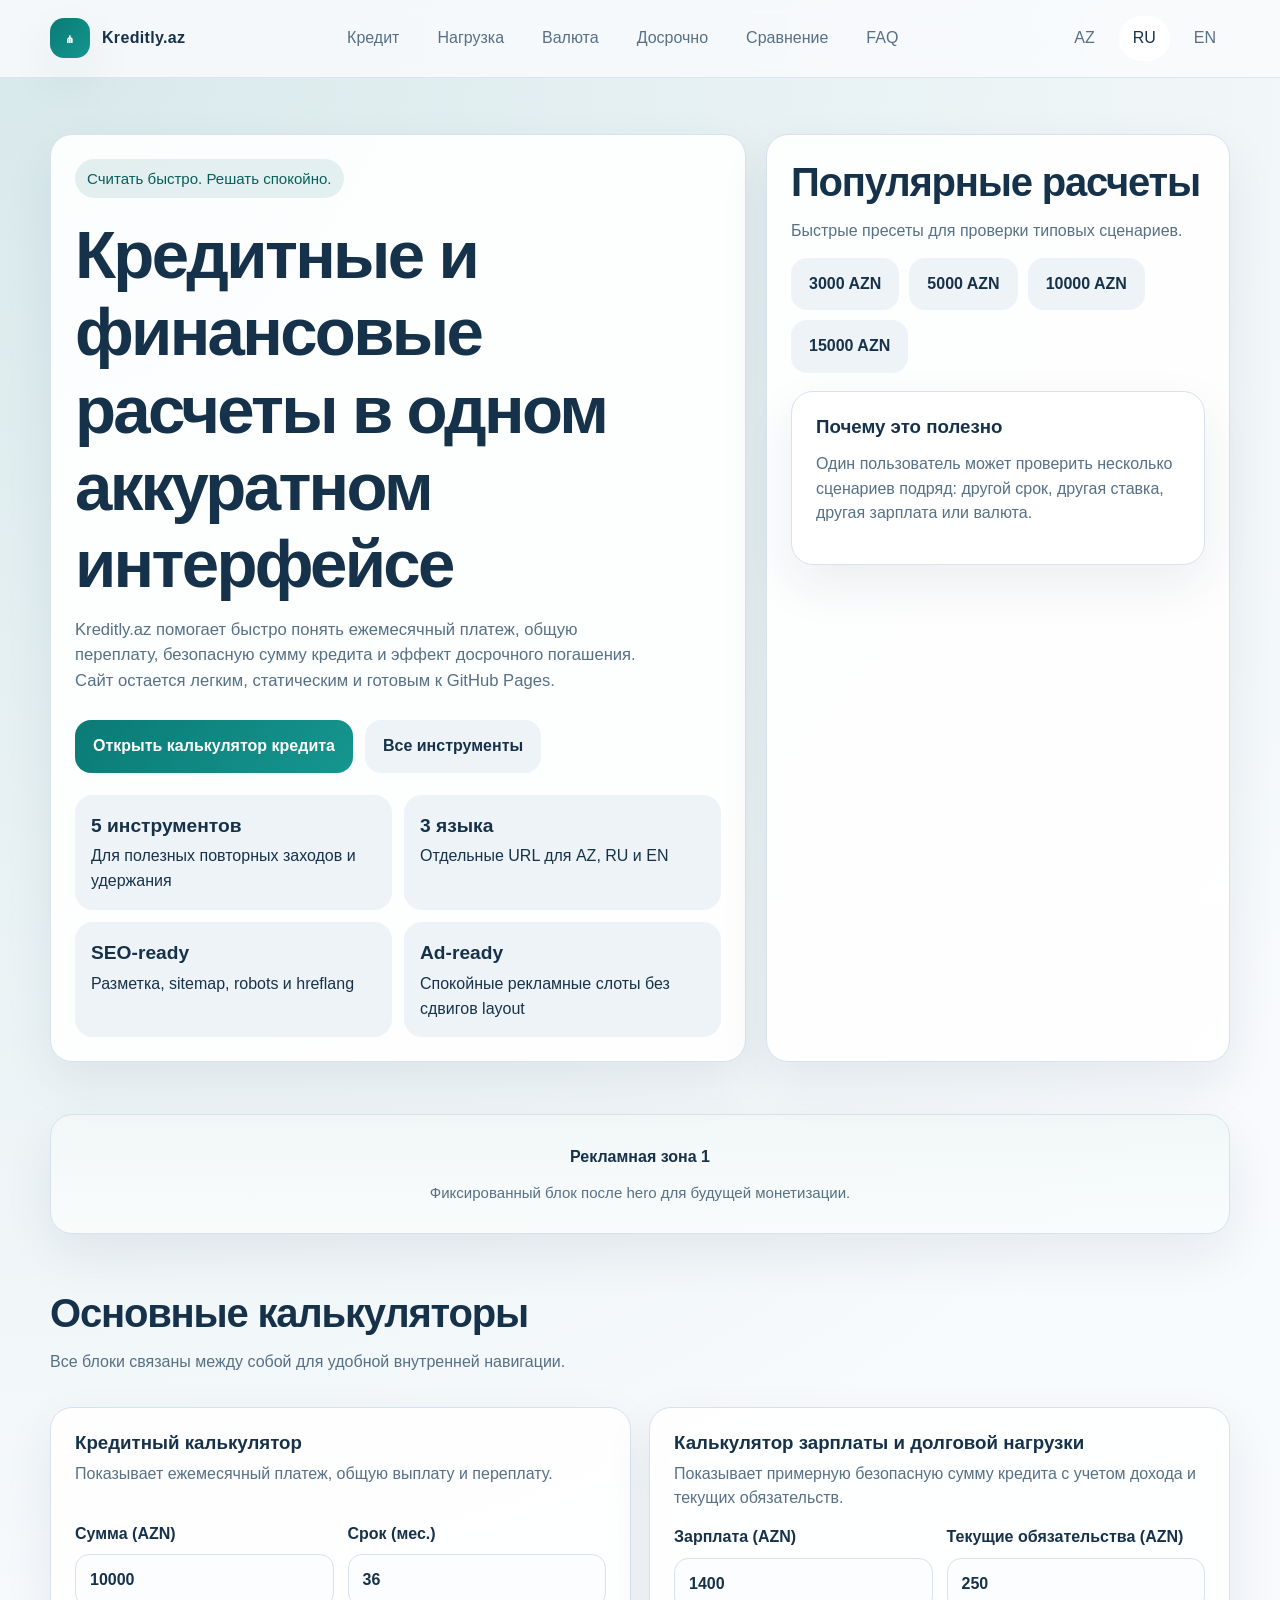
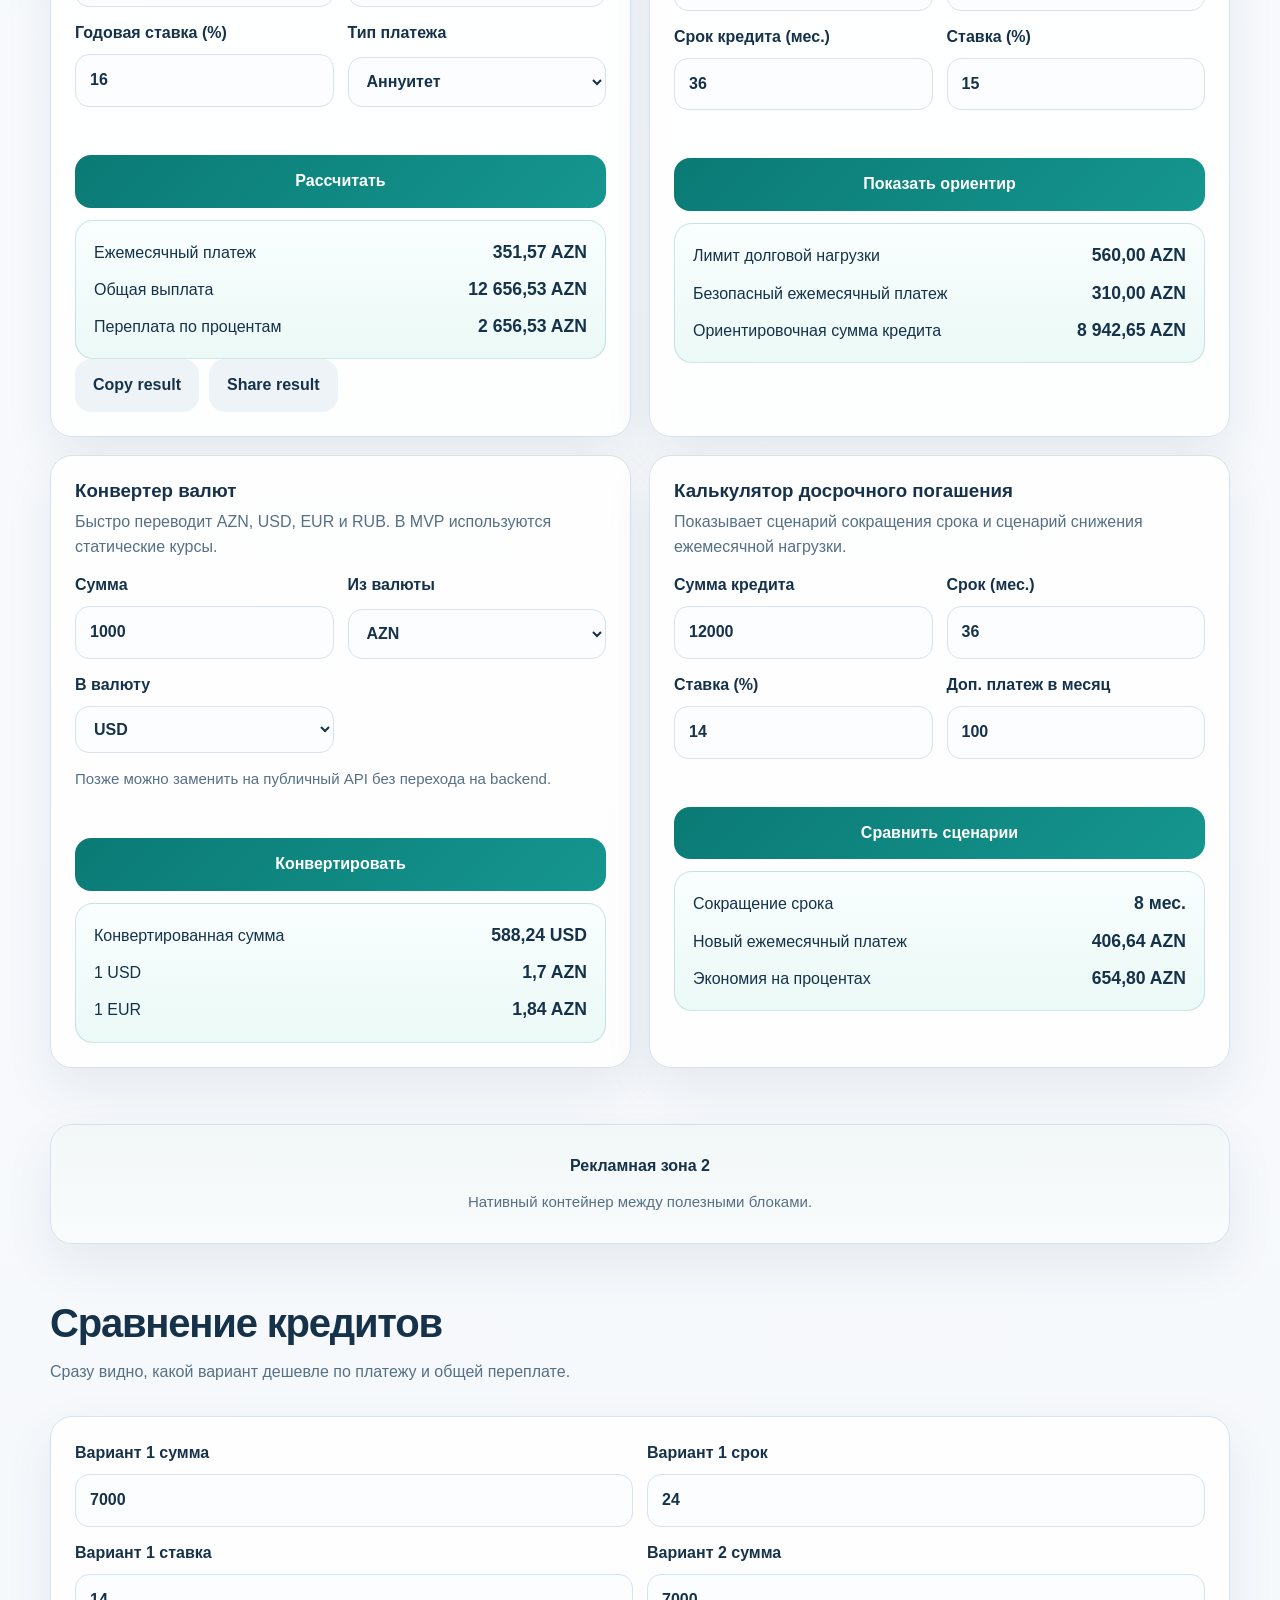
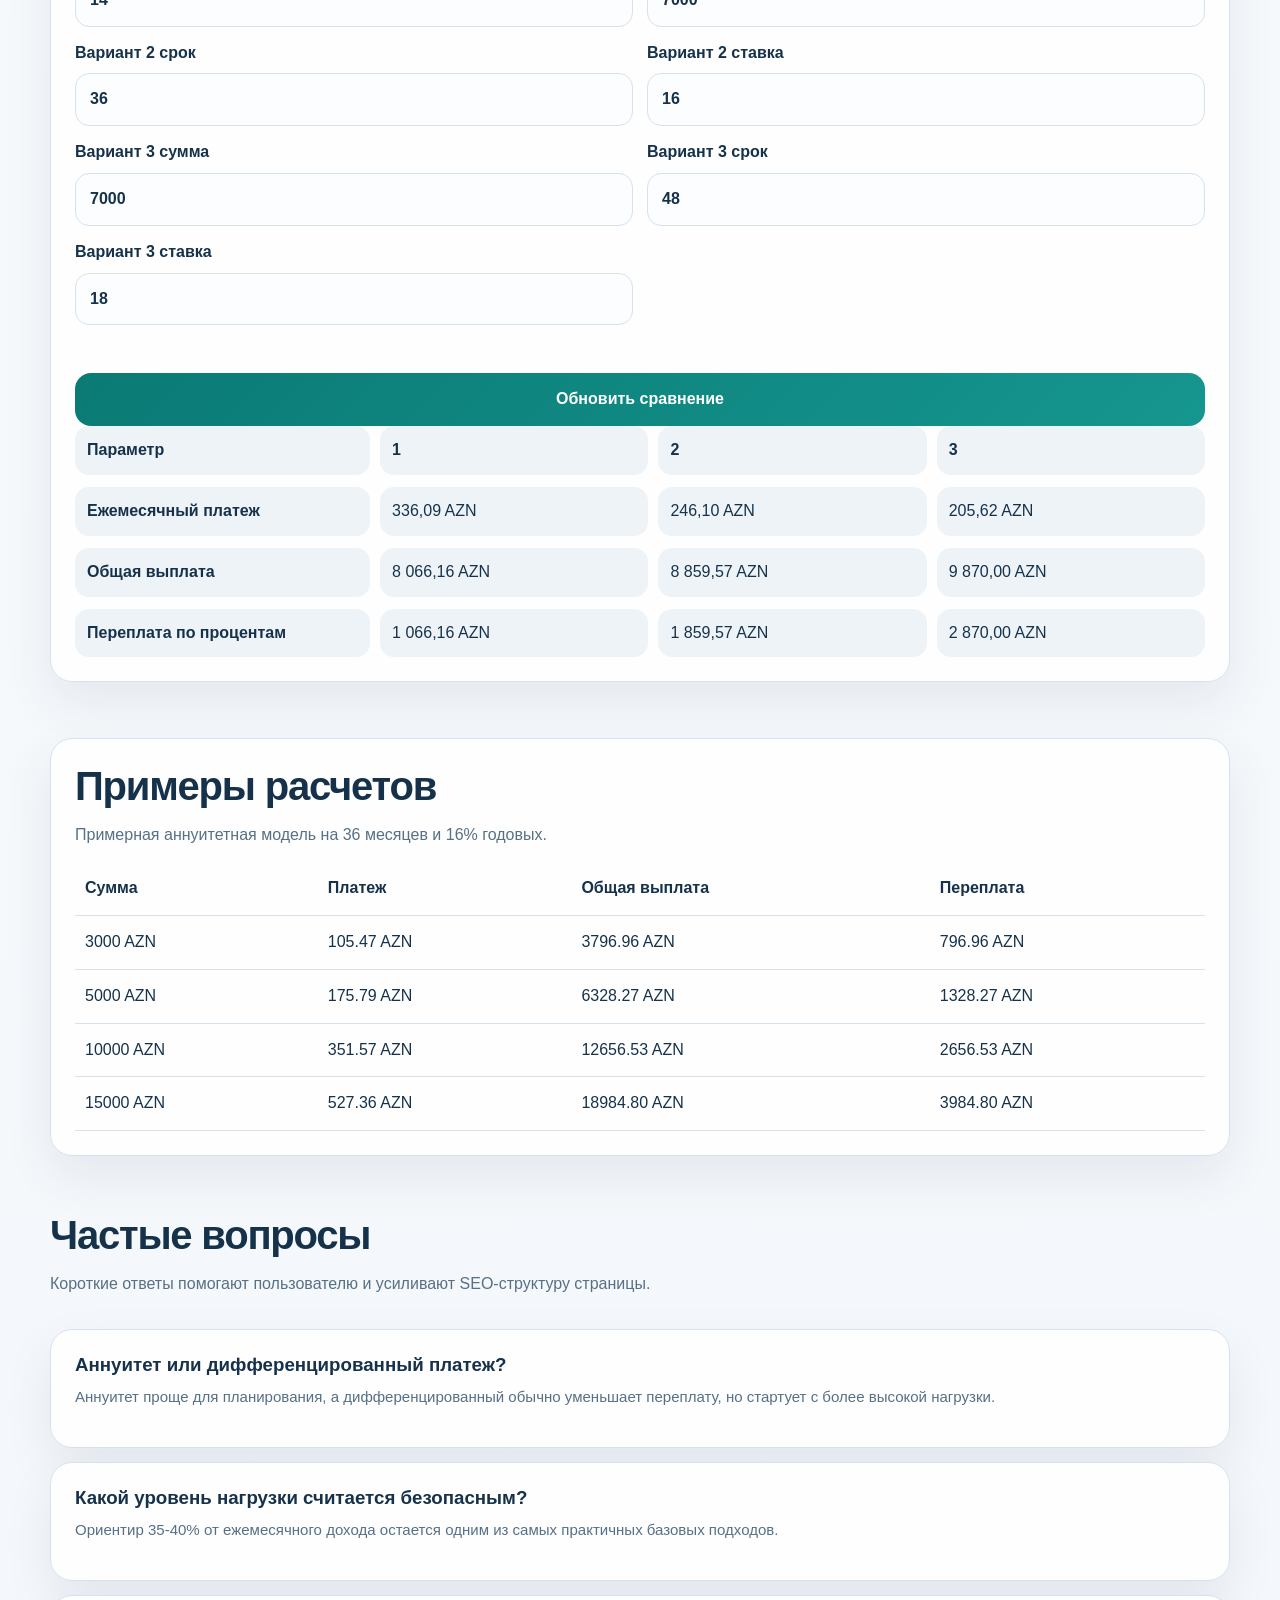
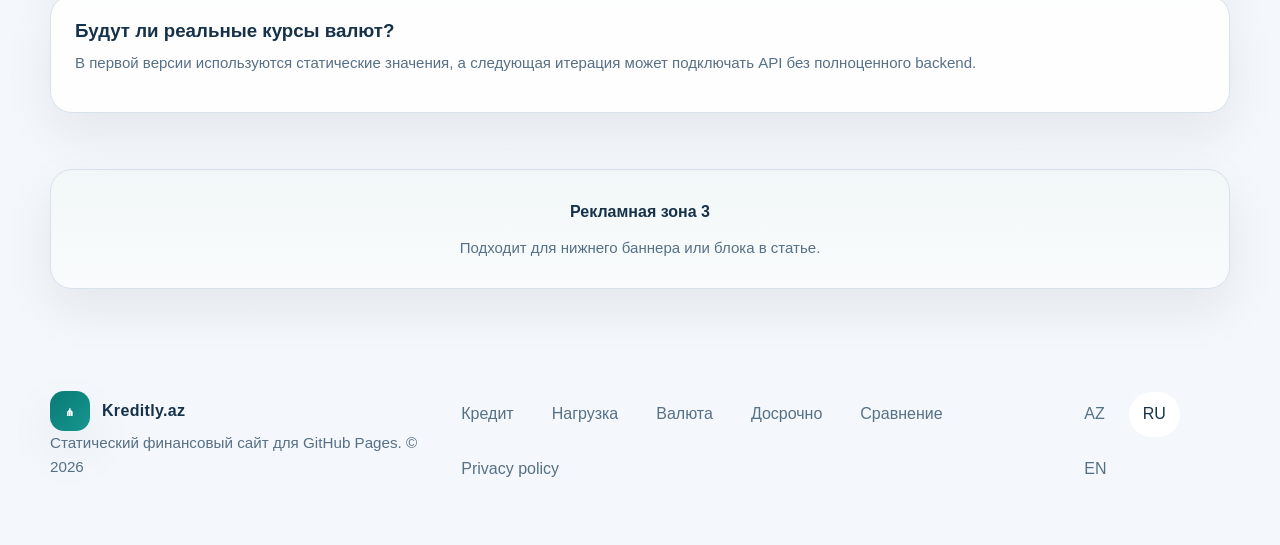
<file: ru/index.html>
<!doctype html>
<html lang="ru">
  <head>
    <meta charset="UTF-8" />
    <meta name="viewport" content="width=device-width, initial-scale=1.0" />
    <title>Kreditly.az - Кредитный калькулятор и финансовые инструменты</title>
    <meta
      name="description"
      content="Рассчитывайте платеж по кредиту, долговую нагрузку, досрочное погашение и конвертацию валют на быстром статическом сайте."
    />
    <link rel="canonical" href="https://easyfinanceus.github.io/ru/" />
    <link rel="alternate" hreflang="az" href="https://easyfinanceus.github.io/" />
    <link rel="alternate" hreflang="ru" href="https://easyfinanceus.github.io/ru/" />
    <link rel="alternate" hreflang="en" href="https://easyfinanceus.github.io/en/" />
    <meta property="og:type" content="website" />
    <meta property="og:title" content="Kreditly.az - Кредитный калькулятор и финансовые инструменты" />
    <meta property="og:description" content="Кредит, долговая нагрузка, досрочное погашение и валютный конвертер." />
    <meta property="og:url" content="https://easyfinanceus.github.io/ru/" />
    <meta name="twitter:card" content="summary_large_image" />
    <link rel="icon" href="../assets/favicon.svg" type="image/svg+xml" />
    <link rel="stylesheet" href="../assets/styles.css" />
  </head>
  <body data-lang="ru">
    <header class="site-header">
      <div class="container header-inner">
        <a class="brand" href="../ru/">
          <span class="brand-mark" aria-hidden="true">₼</span>
          <span>Kreditly.az</span>
        </a>
        <nav class="nav-links" aria-label="Основная навигация">
          <a href="#loan">Кредит</a>
          <a href="#debt">Нагрузка</a>
          <a href="#currency">Валюта</a>
          <a href="#early">Досрочно</a>
          <a href="#compare">Сравнение</a>
          <a href="#faq">FAQ</a>
        </nav>
        <div class="lang-switcher" aria-label="Выбор языка">
          <a href="../">AZ</a>
          <a class="is-active" href="../ru/">RU</a>
          <a href="../en/">EN</a>
        </div>
      </div>
    </header>
    <main>
      <section class="hero">
        <div class="container hero-grid">
          <article class="panel hero-copy">
            <div class="eyebrow">Считать быстро. Решать спокойно.</div>
            <h1>Кредитные и финансовые расчеты в одном аккуратном интерфейсе</h1>
            <p>
              Kreditly.az помогает быстро понять ежемесячный платеж, общую переплату, безопасную сумму кредита и
              эффект досрочного погашения. Сайт остается легким, статическим и готовым к GitHub Pages.
            </p>
            <div class="hero-actions">
              <a class="btn btn-primary" href="#loan">Открыть калькулятор кредита</a>
              <a class="btn btn-secondary" href="#tools">Все инструменты</a>
            </div>
            <div class="hero-stats">
              <div class="stat"><strong>5 инструментов</strong><span>Для полезных повторных заходов и удержания</span></div>
              <div class="stat"><strong>3 языка</strong><span>Отдельные URL для AZ, RU и EN</span></div>
              <div class="stat"><strong>SEO-ready</strong><span>Разметка, sitemap, robots и hreflang</span></div>
              <div class="stat"><strong>Ad-ready</strong><span>Спокойные рекламные слоты без сдвигов layout</span></div>
            </div>
          </article>
          <aside class="panel hero-highlight">
            <h2>Популярные расчеты</h2>
            <p>Быстрые пресеты для проверки типовых сценариев.</p>
            <div class="chips">
              <button type="button" data-popular data-amount="3000" data-months="12" data-rate="14">3000 AZN</button>
              <button type="button" data-popular data-amount="5000" data-months="24" data-rate="15">5000 AZN</button>
              <button type="button" data-popular data-amount="10000" data-months="36" data-rate="16">10000 AZN</button>
              <button type="button" data-popular data-amount="15000" data-months="48" data-rate="17">15000 AZN</button>
            </div>
            <div class="note-card" style="margin-top: 18px;">
              <h3>Почему это полезно</h3>
              <p>Один пользователь может проверить несколько сценариев подряд: другой срок, другая ставка, другая зарплата или валюта.</p>
            </div>
          </aside>
        </div>
      </section>
      <section class="section"><div class="container"><div class="ad-slot"><strong>Рекламная зона 1</strong><small>Фиксированный блок после hero для будущей монетизации.</small></div></div></section>
      <section class="section" id="tools">
        <div class="container">
          <div class="section-header"><div><h2>Основные калькуляторы</h2><p>Все блоки связаны между собой для удобной внутренней навигации.</p></div></div>
          <div class="tools-grid">
            <article class="tool-card" id="loan">
              <h3>Кредитный калькулятор</h3>
              <p>Показывает ежемесячный платеж, общую выплату и переплату.</p>
              <form id="loan-form" novalidate>
                <div class="form-grid">
                  <label>Сумма (AZN)<input name="amount" type="number" min="1" value="10000" /></label>
                  <label>Срок (мес.)<input name="months" type="number" min="1" value="36" /></label>
                  <label>Годовая ставка (%)<input name="rate" type="number" min="0" step="0.1" value="16" /></label>
                  <label>Тип платежа<select name="paymentType"><option value="annuity">Аннуитет</option><option value="differentiated">Дифференцированный</option></select></label>
                </div>
                <div class="error-text" data-error="loan"></div>
                <button type="submit">Рассчитать</button>
              </form>
              <div class="result-box" id="loan-result" aria-live="polite"></div>
              <div class="result-actions">
                <button class="btn-secondary" id="copy-result" type="button">Copy result</button>
                <button class="btn-secondary" id="share-result" type="button">Share result</button>
                <span class="hint" id="share-feedback"></span>
              </div>
            </article>
            <article class="tool-card" id="debt">
              <h3>Калькулятор зарплаты и долговой нагрузки</h3>
              <p>Показывает примерную безопасную сумму кредита с учетом дохода и текущих обязательств.</p>
              <form id="debt-form" novalidate>
                <div class="form-grid">
                  <label>Зарплата (AZN)<input name="salary" type="number" min="1" value="1400" /></label>
                  <label>Текущие обязательства (AZN)<input name="obligations" type="number" min="0" value="250" /></label>
                  <label>Срок кредита (мес.)<input name="debtMonths" type="number" min="1" value="36" /></label>
                  <label>Ставка (%)<input name="debtRate" type="number" min="0" step="0.1" value="15" /></label>
                </div>
                <div class="error-text" data-error="debt"></div>
                <button type="submit">Показать ориентир</button>
              </form>
              <div class="result-box" id="debt-result" aria-live="polite"></div>
            </article>
            <article class="tool-card" id="currency">
              <h3>Конвертер валют</h3>
              <p>Быстро переводит AZN, USD, EUR и RUB. В MVP используются статические курсы.</p>
              <form id="currency-form" novalidate>
                <div class="form-grid">
                  <label>Сумма<input name="convertAmount" type="number" min="0.01" step="0.01" value="1000" /></label>
                  <label>Из валюты<select name="fromCurrency"><option>AZN</option><option>USD</option><option>EUR</option><option>RUB</option></select></label>
                  <label>В валюту<select name="toCurrency"><option>USD</option><option>AZN</option><option>EUR</option><option>RUB</option></select></label>
                </div>
                <div class="form-note">Позже можно заменить на публичный API без перехода на backend.</div>
                <div class="error-text" data-error="currency"></div>
                <button type="submit">Конвертировать</button>
              </form>
              <div class="result-box" id="currency-result" aria-live="polite"></div>
            </article>
            <article class="tool-card" id="early">
              <h3>Калькулятор досрочного погашения</h3>
              <p>Показывает сценарий сокращения срока и сценарий снижения ежемесячной нагрузки.</p>
              <form id="early-form" novalidate>
                <div class="form-grid">
                  <label>Сумма кредита<input name="earlyAmount" type="number" min="1" value="12000" /></label>
                  <label>Срок (мес.)<input name="earlyMonths" type="number" min="1" value="36" /></label>
                  <label>Ставка (%)<input name="earlyRate" type="number" min="0" step="0.1" value="14" /></label>
                  <label>Доп. платеж в месяц<input name="extraPayment" type="number" min="0" value="100" /></label>
                </div>
                <div class="error-text" data-error="early"></div>
                <button type="submit">Сравнить сценарии</button>
              </form>
              <div class="result-box" id="early-result" aria-live="polite"></div>
            </article>
          </div>
        </div>
      </section>
      <section class="section"><div class="container"><div class="ad-slot"><strong>Рекламная зона 2</strong><small>Нативный контейнер между полезными блоками.</small></div></div></section>
      <section class="section" id="compare">
        <div class="container">
          <div class="section-header"><div><h2>Сравнение кредитов</h2><p>Сразу видно, какой вариант дешевле по платежу и общей переплате.</p></div></div>
          <article class="tool-card">
            <form id="compare-form" novalidate>
              <div class="form-grid">
                <label>Вариант 1 сумма<input name="c1Amount" type="number" min="1" value="7000" /></label>
                <label>Вариант 1 срок<input name="c1Months" type="number" min="1" value="24" /></label>
                <label>Вариант 1 ставка<input name="c1Rate" type="number" min="0" step="0.1" value="14" /></label>
                <label>Вариант 2 сумма<input name="c2Amount" type="number" min="1" value="7000" /></label>
                <label>Вариант 2 срок<input name="c2Months" type="number" min="1" value="36" /></label>
                <label>Вариант 2 ставка<input name="c2Rate" type="number" min="0" step="0.1" value="16" /></label>
                <label>Вариант 3 сумма<input name="c3Amount" type="number" min="1" value="7000" /></label>
                <label>Вариант 3 срок<input name="c3Months" type="number" min="1" value="48" /></label>
                <label>Вариант 3 ставка<input name="c3Rate" type="number" min="0" step="0.1" value="18" /></label>
              </div>
              <div class="error-text" data-error="compare"></div>
              <button type="submit">Обновить сравнение</button>
            </form>
            <div class="compare-grid" id="compare-result" aria-live="polite"></div>
          </article>
        </div>
      </section>
      <section class="section">
        <div class="container sample-table">
          <h2>Примеры расчетов</h2>
          <p>Примерная аннуитетная модель на 36 месяцев и 16% годовых.</p>
          <table>
            <thead><tr><th>Сумма</th><th>Платеж</th><th>Общая выплата</th><th>Переплата</th></tr></thead>
            <tbody>
              <tr><td>3000 AZN</td><td>105.47 AZN</td><td>3796.96 AZN</td><td>796.96 AZN</td></tr>
              <tr><td>5000 AZN</td><td>175.79 AZN</td><td>6328.27 AZN</td><td>1328.27 AZN</td></tr>
              <tr><td>10000 AZN</td><td>351.57 AZN</td><td>12656.53 AZN</td><td>2656.53 AZN</td></tr>
              <tr><td>15000 AZN</td><td>527.36 AZN</td><td>18984.80 AZN</td><td>3984.80 AZN</td></tr>
            </tbody>
          </table>
        </div>
      </section>
      <section class="section" id="faq">
        <div class="container">
          <div class="section-header"><div><h2>Частые вопросы</h2><p>Короткие ответы помогают пользователю и усиливают SEO-структуру страницы.</p></div></div>
          <div class="faq-grid">
            <article class="faq-card"><h3>Аннуитет или дифференцированный платеж?</h3><p>Аннуитет проще для планирования, а дифференцированный обычно уменьшает переплату, но стартует с более высокой нагрузки.</p></article>
            <article class="faq-card"><h3>Какой уровень нагрузки считается безопасным?</h3><p>Ориентир 35-40% от ежемесячного дохода остается одним из самых практичных базовых подходов.</p></article>
            <article class="faq-card"><h3>Будут ли реальные курсы валют?</h3><p>В первой версии используются статические значения, а следующая итерация может подключать API без полноценного backend.</p></article>
          </div>
        </div>
      </section>
      <section class="section"><div class="container"><div class="ad-slot"><strong>Рекламная зона 3</strong><small>Подходит для нижнего баннера или блока в статье.</small></div></div></section>
    </main>
    <footer class="site-footer">
      <div class="container footer-inner">
        <div>
          <div class="brand"><span class="brand-mark" aria-hidden="true">₼</span><span>Kreditly.az</span></div>
          <p class="footer-meta">Статический финансовый сайт для GitHub Pages. © <span id="year"></span></p>
        </div>
        <nav class="footer-links" aria-label="Footer">
          <a href="#loan">Кредит</a><a href="#debt">Нагрузка</a><a href="#currency">Валюта</a><a href="#early">Досрочно</a><a href="#compare">Сравнение</a><a href="../ru/privacy-policy/">Privacy policy</a>
        </nav>
        <div class="lang-switcher"><a href="../">AZ</a><a class="is-active" href="../ru/">RU</a><a href="../en/">EN</a></div>
      </div>
    </footer>
    <script src="../assets/app.js" defer></script>
  </body>
</html>
</file>
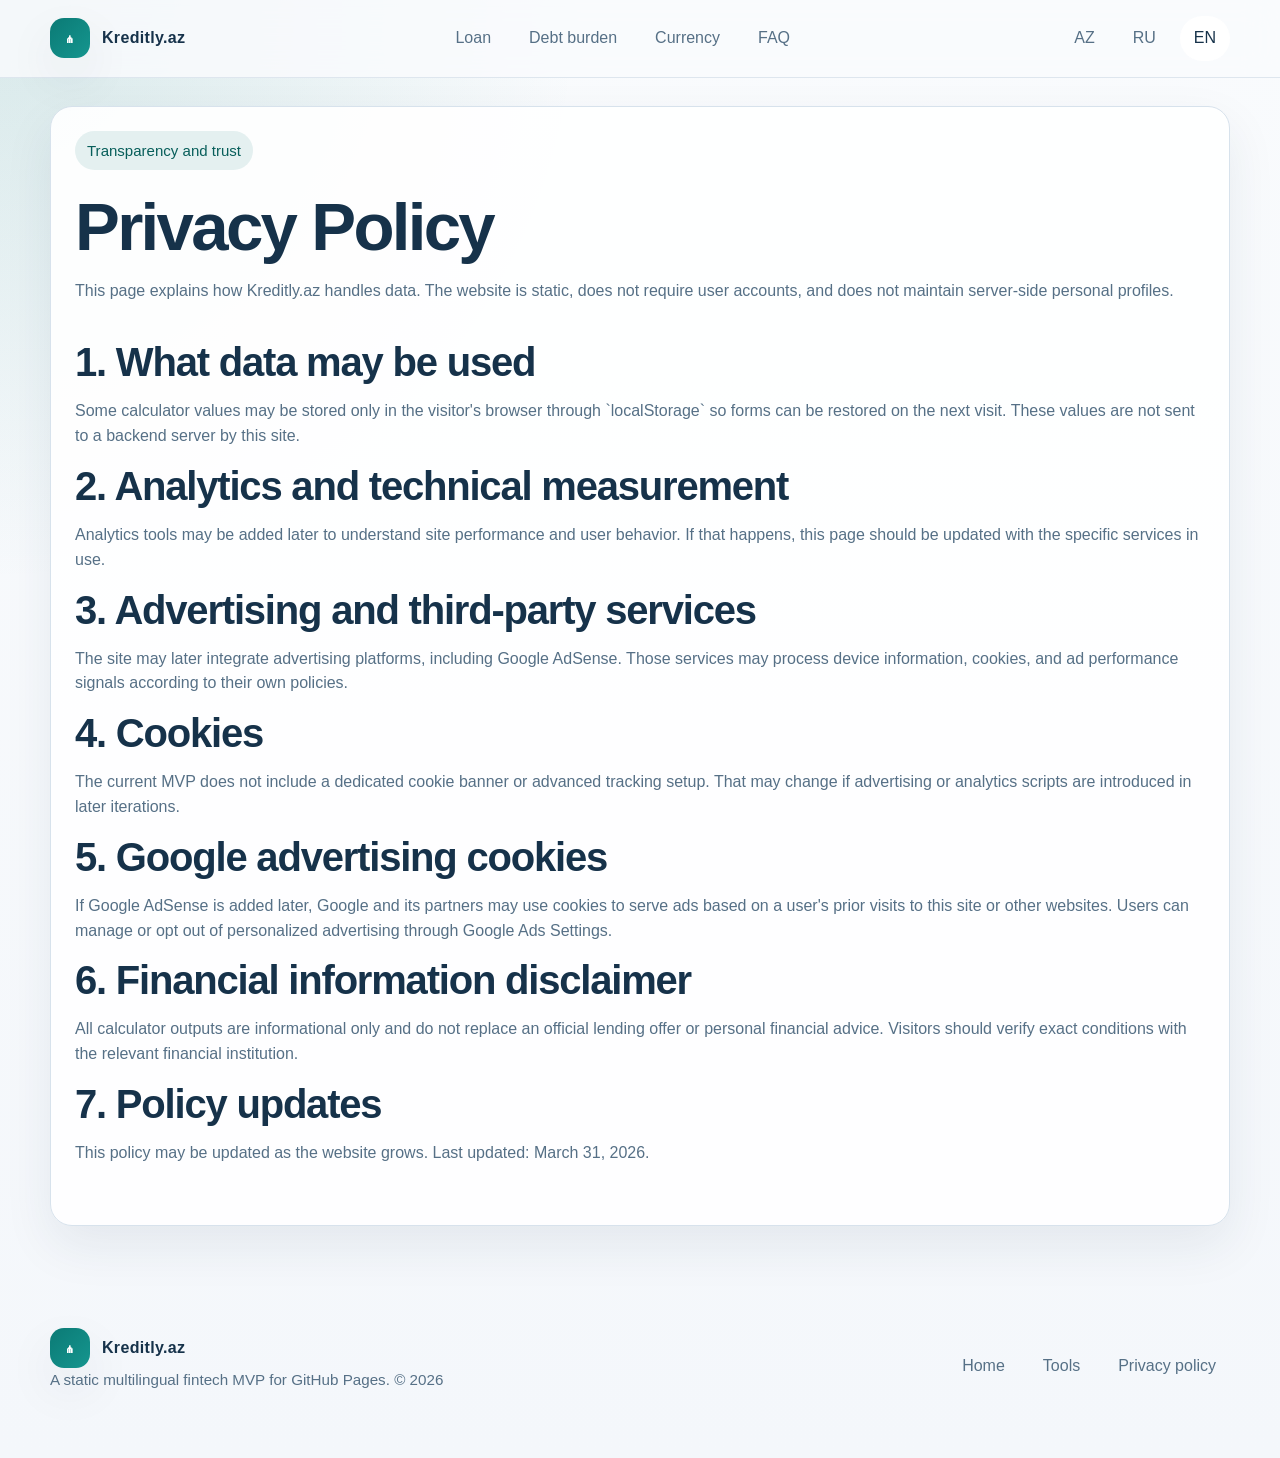
<file: en/privacy-policy/index.html>
<!doctype html>
<html lang="en">
  <head>
    <meta charset="UTF-8" />
    <meta name="viewport" content="width=device-width, initial-scale=1.0" />
    <title>Kreditly.az - Privacy Policy</title>
    <meta
      name="description"
      content="Privacy policy for Kreditly.az covering localStorage, future analytics, advertising services, and informational use of calculators."
    />
    <link rel="canonical" href="https://easyfinanceus.github.io/en/privacy-policy/" />
    <link rel="alternate" hreflang="az" href="https://easyfinanceus.github.io/privacy-policy/" />
    <link rel="alternate" hreflang="ru" href="https://easyfinanceus.github.io/ru/privacy-policy/" />
    <link rel="alternate" hreflang="en" href="https://easyfinanceus.github.io/en/privacy-policy/" />
    <meta property="og:type" content="article" />
    <meta property="og:title" content="Kreditly.az - Privacy Policy" />
    <meta property="og:description" content="A simple explanation of browser storage, analytics, and future ad services." />
    <meta property="og:url" content="https://easyfinanceus.github.io/en/privacy-policy/" />
    <link rel="icon" href="../../assets/favicon.svg" type="image/svg+xml" />
    <link rel="stylesheet" href="../../assets/styles.css" />
  </head>
  <body data-lang="en">
    <header class="site-header">
      <div class="container header-inner">
        <a class="brand" href="../">
          <span class="brand-mark" aria-hidden="true">₼</span>
          <span>Kreditly.az</span>
        </a>
        <nav class="nav-links" aria-label="Main navigation">
          <a href="../#loan">Loan</a>
          <a href="../#debt">Debt burden</a>
          <a href="../#currency">Currency</a>
          <a href="../#faq">FAQ</a>
        </nav>
        <div class="lang-switcher" aria-label="Language switcher">
          <a href="../../privacy-policy/">AZ</a>
          <a href="../../ru/privacy-policy/">RU</a>
          <a class="is-active" href="../../en/privacy-policy/">EN</a>
        </div>
      </div>
    </header>

    <main class="section">
      <div class="container">
        <article class="tool-card">
          <div class="eyebrow">Transparency and trust</div>
          <h1>Privacy Policy</h1>
          <p>
            This page explains how Kreditly.az handles data. The website is static, does not require user accounts, and
            does not maintain server-side personal profiles.
          </p>

          <h2>1. What data may be used</h2>
          <p>
            Some calculator values may be stored only in the visitor's browser through `localStorage` so forms can be
            restored on the next visit. These values are not sent to a backend server by this site.
          </p>

          <h2>2. Analytics and technical measurement</h2>
          <p>
            Analytics tools may be added later to understand site performance and user behavior. If that happens, this
            page should be updated with the specific services in use.
          </p>

          <h2>3. Advertising and third-party services</h2>
          <p>
            The site may later integrate advertising platforms, including Google AdSense. Those services may process
            device information, cookies, and ad performance signals according to their own policies.
          </p>

          <h2>4. Cookies</h2>
          <p>
            The current MVP does not include a dedicated cookie banner or advanced tracking setup. That may change if
            advertising or analytics scripts are introduced in later iterations.
          </p>

          <h2>5. Google advertising cookies</h2>
          <p>
            If Google AdSense is added later, Google and its partners may use cookies to serve ads based on a user's
            prior visits to this site or other websites. Users can manage or opt out of personalized advertising through
            Google Ads Settings.
          </p>

          <h2>6. Financial information disclaimer</h2>
          <p>
            All calculator outputs are informational only and do not replace an official lending offer or personal
            financial advice. Visitors should verify exact conditions with the relevant financial institution.
          </p>

          <h2>7. Policy updates</h2>
          <p>This policy may be updated as the website grows. Last updated: March 31, 2026.</p>
        </article>
      </div>
    </main>

    <footer class="site-footer">
      <div class="container footer-inner">
        <div>
          <div class="brand">
            <span class="brand-mark" aria-hidden="true">₼</span>
            <span>Kreditly.az</span>
          </div>
          <p class="footer-meta">A static multilingual fintech MVP for GitHub Pages. © <span id="year"></span></p>
        </div>
        <nav class="footer-links" aria-label="Footer">
          <a href="../">Home</a>
          <a href="../#tools">Tools</a>
          <a href="../../en/privacy-policy/">Privacy policy</a>
        </nav>
      </div>
    </footer>

    <script src="../../assets/app.js" defer></script>
  </body>
</html>
</file>
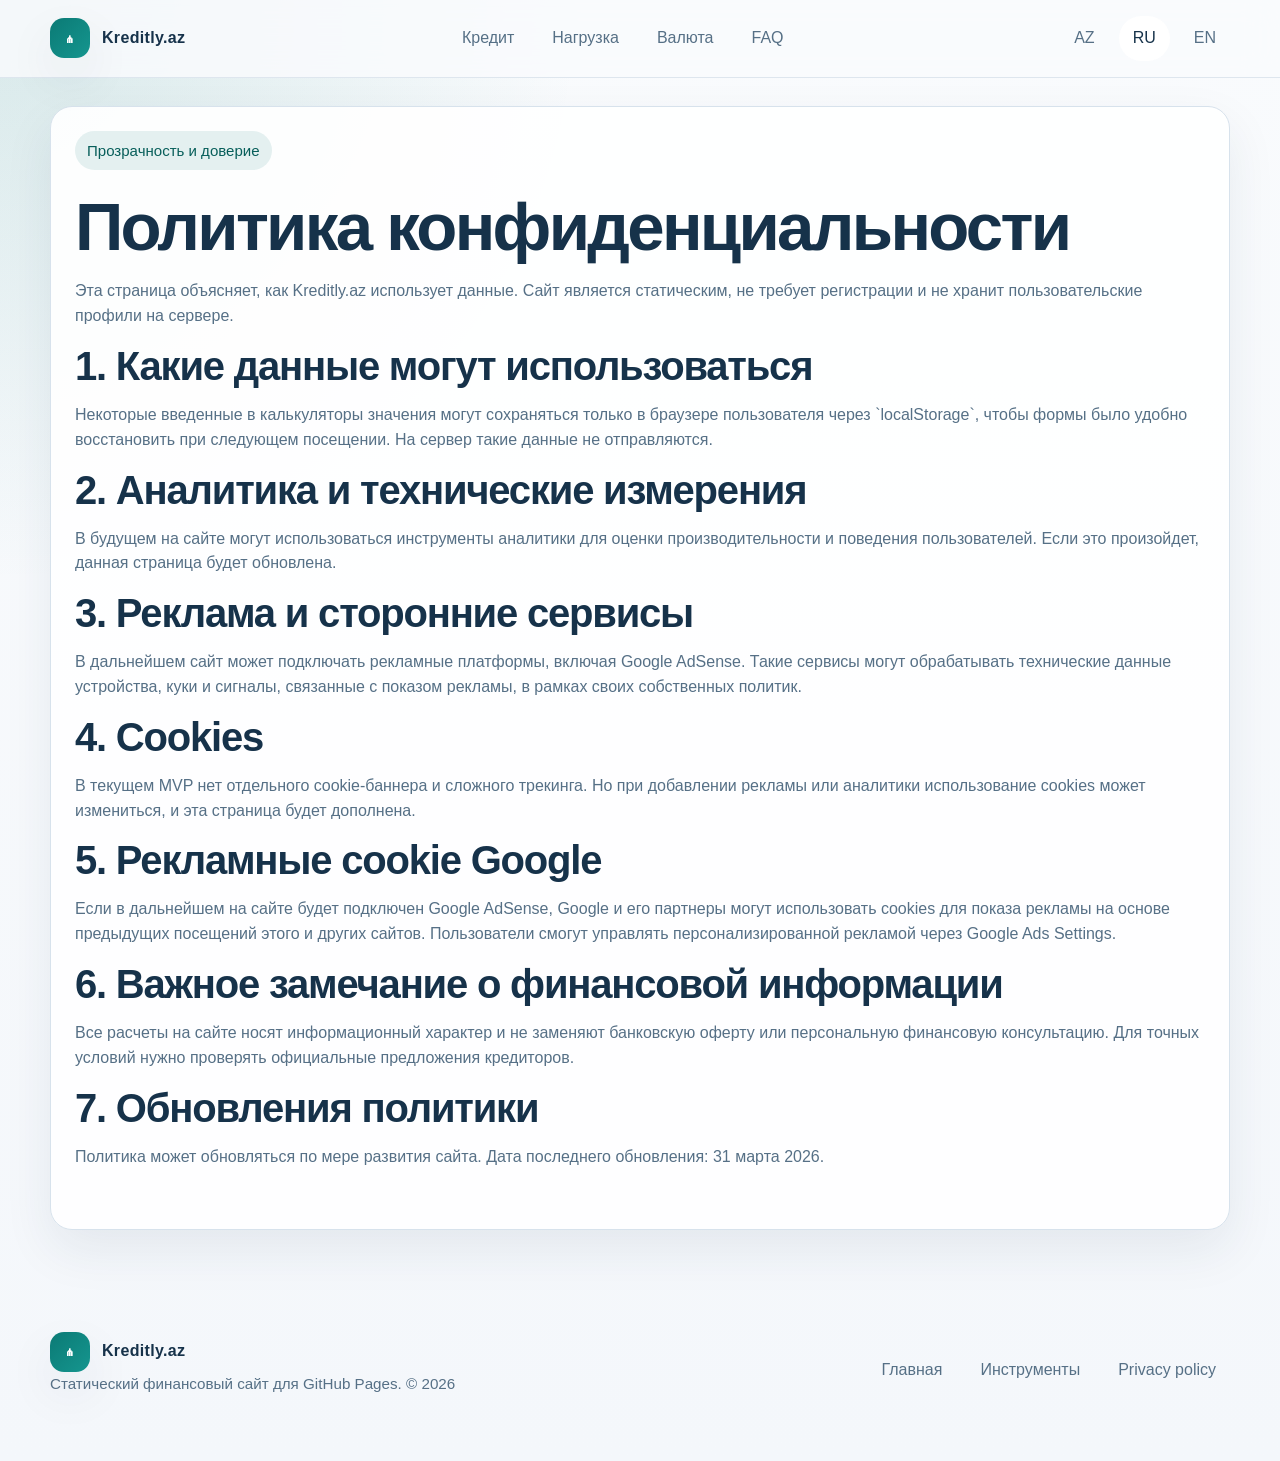
<file: ru/privacy-policy/index.html>
<!doctype html>
<html lang="ru">
  <head>
    <meta charset="UTF-8" />
    <meta name="viewport" content="width=device-width, initial-scale=1.0" />
    <title>Kreditly.az - Политика конфиденциальности</title>
    <meta
      name="description"
      content="Краткая политика конфиденциальности для Kreditly.az: localStorage, аналитика, реклама и информационный характер расчетов."
    />
    <link rel="canonical" href="https://easyfinanceus.github.io/ru/privacy-policy/" />
    <link rel="alternate" hreflang="az" href="https://easyfinanceus.github.io/privacy-policy/" />
    <link rel="alternate" hreflang="ru" href="https://easyfinanceus.github.io/ru/privacy-policy/" />
    <link rel="alternate" hreflang="en" href="https://easyfinanceus.github.io/en/privacy-policy/" />
    <meta property="og:type" content="article" />
    <meta property="og:title" content="Kreditly.az - Политика конфиденциальности" />
    <meta property="og:description" content="Как сайт использует данные браузера, localStorage и будущие рекламные сервисы." />
    <meta property="og:url" content="https://easyfinanceus.github.io/ru/privacy-policy/" />
    <link rel="icon" href="../../assets/favicon.svg" type="image/svg+xml" />
    <link rel="stylesheet" href="../../assets/styles.css" />
  </head>
  <body data-lang="ru">
    <header class="site-header">
      <div class="container header-inner">
        <a class="brand" href="../">
          <span class="brand-mark" aria-hidden="true">₼</span>
          <span>Kreditly.az</span>
        </a>
        <nav class="nav-links" aria-label="Основная навигация">
          <a href="../#loan">Кредит</a>
          <a href="../#debt">Нагрузка</a>
          <a href="../#currency">Валюта</a>
          <a href="../#faq">FAQ</a>
        </nav>
        <div class="lang-switcher" aria-label="Выбор языка">
          <a href="../../privacy-policy/">AZ</a>
          <a class="is-active" href="../../ru/privacy-policy/">RU</a>
          <a href="../../en/privacy-policy/">EN</a>
        </div>
      </div>
    </header>

    <main class="section">
      <div class="container">
        <article class="tool-card">
          <div class="eyebrow">Прозрачность и доверие</div>
          <h1>Политика конфиденциальности</h1>
          <p>
            Эта страница объясняет, как Kreditly.az использует данные. Сайт является статическим, не требует
            регистрации и не хранит пользовательские профили на сервере.
          </p>

          <h2>1. Какие данные могут использоваться</h2>
          <p>
            Некоторые введенные в калькуляторы значения могут сохраняться только в браузере пользователя через
            `localStorage`, чтобы формы было удобно восстановить при следующем посещении. На сервер такие данные не
            отправляются.
          </p>

          <h2>2. Аналитика и технические измерения</h2>
          <p>
            В будущем на сайте могут использоваться инструменты аналитики для оценки производительности и поведения
            пользователей. Если это произойдет, данная страница будет обновлена.
          </p>

          <h2>3. Реклама и сторонние сервисы</h2>
          <p>
            В дальнейшем сайт может подключать рекламные платформы, включая Google AdSense. Такие сервисы могут
            обрабатывать технические данные устройства, куки и сигналы, связанные с показом рекламы, в рамках своих
            собственных политик.
          </p>

          <h2>4. Cookies</h2>
          <p>
            В текущем MVP нет отдельного cookie-баннера и сложного трекинга. Но при добавлении рекламы или аналитики
            использование cookies может измениться, и эта страница будет дополнена.
          </p>

          <h2>5. Рекламные cookie Google</h2>
          <p>
            Если в дальнейшем на сайте будет подключен Google AdSense, Google и его партнеры могут использовать cookies
            для показа рекламы на основе предыдущих посещений этого и других сайтов. Пользователи смогут управлять
            персонализированной рекламой через Google Ads Settings.
          </p>

          <h2>6. Важное замечание о финансовой информации</h2>
          <p>
            Все расчеты на сайте носят информационный характер и не заменяют банковскую оферту или персональную
            финансовую консультацию. Для точных условий нужно проверять официальные предложения кредиторов.
          </p>

          <h2>7. Обновления политики</h2>
          <p>Политика может обновляться по мере развития сайта. Дата последнего обновления: 31 марта 2026.</p>
        </article>
      </div>
    </main>

    <footer class="site-footer">
      <div class="container footer-inner">
        <div>
          <div class="brand">
            <span class="brand-mark" aria-hidden="true">₼</span>
            <span>Kreditly.az</span>
          </div>
          <p class="footer-meta">Статический финансовый сайт для GitHub Pages. © <span id="year"></span></p>
        </div>
        <nav class="footer-links" aria-label="Footer">
          <a href="../">Главная</a>
          <a href="../#tools">Инструменты</a>
          <a href="../../ru/privacy-policy/">Privacy policy</a>
        </nav>
      </div>
    </footer>

    <script src="../../assets/app.js" defer></script>
  </body>
</html>
</file>
<file: assets/styles.css>
:root {
  --bg: #f4f7fb;
  --surface: #ffffff;
  --surface-muted: #eef3f8;
  --text: #16324a;
  --text-soft: #567086;
  --accent: #0b7a75;
  --accent-strong: #075e5a;
  --border: #d7e2ec;
  --shadow: 0 20px 50px rgba(22, 50, 74, 0.08);
  --radius: 22px;
  --max-width: 1180px;
}

* {
  box-sizing: border-box;
}

html {
  scroll-behavior: smooth;
}

body {
  margin: 0;
  font-family: "Avenir Next", "Segoe UI", sans-serif;
  background:
    radial-gradient(circle at top left, rgba(11, 122, 117, 0.14), transparent 30%),
    linear-gradient(180deg, #f9fbfd 0%, var(--bg) 100%);
  color: var(--text);
  line-height: 1.55;
}

a {
  color: inherit;
  text-decoration: none;
}

img {
  max-width: 100%;
}

.container {
  width: min(var(--max-width), calc(100% - 32px));
  margin: 0 auto;
}

.site-header {
  position: sticky;
  top: 0;
  z-index: 30;
  backdrop-filter: blur(16px);
  background: rgba(249, 251, 253, 0.84);
  border-bottom: 1px solid rgba(215, 226, 236, 0.8);
}

.header-inner,
.footer-inner {
  display: flex;
  align-items: center;
  justify-content: space-between;
  gap: 16px;
  padding: 16px 0;
}

.brand {
  display: inline-flex;
  align-items: center;
  gap: 12px;
  font-weight: 800;
  letter-spacing: 0.02em;
}

.brand-mark {
  width: 40px;
  height: 40px;
  display: grid;
  place-items: center;
  border-radius: 14px;
  color: white;
  background: linear-gradient(135deg, var(--accent), #15968f);
  box-shadow: var(--shadow);
}

.nav-links,
.lang-switcher,
.footer-links {
  display: flex;
  gap: 10px;
  align-items: center;
  flex-wrap: wrap;
}

.nav-links a,
.lang-switcher a,
.footer-links a {
  padding: 10px 14px;
  border-radius: 999px;
  color: var(--text-soft);
  transition: 0.2s ease;
}

.nav-links a:hover,
.lang-switcher a:hover,
.footer-links a:hover,
.lang-switcher a.is-active {
  background: var(--surface);
  color: var(--text);
}

.hero {
  padding: 56px 0 24px;
}

.hero-grid {
  display: grid;
  gap: 20px;
  grid-template-columns: 1.2fr 0.8fr;
  align-items: stretch;
}

.panel,
.tool-card,
.faq-card,
.sample-table,
.ad-slot,
.note-card {
  background: rgba(255, 255, 255, 0.92);
  border: 1px solid var(--border);
  border-radius: var(--radius);
  box-shadow: var(--shadow);
}

.hero-copy,
.hero-highlight,
.tool-card,
.faq-card,
.sample-table,
.ad-slot,
.note-card {
  padding: 24px;
}

.eyebrow {
  display: inline-flex;
  align-items: center;
  gap: 8px;
  padding: 8px 12px;
  border-radius: 999px;
  background: rgba(11, 122, 117, 0.1);
  color: var(--accent-strong);
  font-size: 0.94rem;
  margin-bottom: 18px;
}

h1,
h2,
h3 {
  line-height: 1.15;
  margin: 0 0 14px;
}

h1 {
  font-size: clamp(2.2rem, 6vw, 4.2rem);
  letter-spacing: -0.04em;
}

h2 {
  font-size: clamp(1.5rem, 4vw, 2.5rem);
  letter-spacing: -0.03em;
}

p {
  margin: 0 0 14px;
  color: var(--text-soft);
}

.hero-copy p {
  max-width: 62ch;
  font-size: 1.04rem;
}

.hero-actions {
  display: flex;
  flex-wrap: wrap;
  gap: 12px;
  margin-top: 26px;
}

.btn,
button {
  border: 0;
  cursor: pointer;
  border-radius: 16px;
  padding: 14px 18px;
  font: inherit;
  transition: transform 0.2s ease, background 0.2s ease;
}

.btn-primary,
button[type="submit"] {
  background: linear-gradient(135deg, var(--accent), #15968f);
  color: white;
  font-weight: 700;
}

.btn-secondary {
  background: var(--surface-muted);
  color: var(--text);
  font-weight: 700;
}

.btn:hover,
button:hover {
  transform: translateY(-1px);
}

.hero-stats {
  display: grid;
  grid-template-columns: repeat(2, 1fr);
  gap: 12px;
  margin-top: 22px;
}

.stat {
  padding: 16px;
  border-radius: 18px;
  background: var(--surface-muted);
}

.stat strong {
  display: block;
  font-size: 1.2rem;
  margin-bottom: 4px;
  color: var(--text);
}

.section {
  padding: 28px 0;
}

.section-header {
  display: flex;
  justify-content: space-between;
  gap: 20px;
  align-items: end;
  margin-bottom: 18px;
}

.tools-grid {
  display: grid;
  gap: 18px;
  grid-template-columns: repeat(2, minmax(0, 1fr));
}

.tool-card h3 {
  margin-bottom: 8px;
}

.tool-card > p {
  min-height: 46px;
}

form {
  display: grid;
  gap: 14px;
}

.form-grid {
  display: grid;
  grid-template-columns: repeat(2, minmax(0, 1fr));
  gap: 14px;
}

label {
  display: grid;
  gap: 8px;
  font-weight: 600;
  color: var(--text);
}

input,
select {
  width: 100%;
  border: 1px solid var(--border);
  background: #fbfdff;
  border-radius: 14px;
  padding: 13px 14px;
  color: var(--text);
  font: inherit;
}

input:focus,
select:focus,
button:focus,
a:focus {
  outline: 3px solid rgba(11, 122, 117, 0.2);
  outline-offset: 2px;
}

.result-box {
  display: grid;
  gap: 10px;
  margin-top: 12px;
  padding: 18px;
  border-radius: 18px;
  background: linear-gradient(180deg, #f9fffe 0%, #ebf9f7 100%);
  border: 1px solid rgba(11, 122, 117, 0.18);
}

.result-row {
  display: flex;
  justify-content: space-between;
  gap: 16px;
  align-items: baseline;
}

.result-row strong {
  color: var(--text);
  font-size: 1.1rem;
}

.result-actions {
  display: flex;
  gap: 10px;
  flex-wrap: wrap;
}

.hint,
.form-note,
.ad-slot small,
.faq-card p:last-child {
  color: var(--text-soft);
  font-size: 0.94rem;
}

.error-text {
  min-height: 20px;
  color: #b33d3d;
  font-size: 0.92rem;
}

.chips {
  display: flex;
  flex-wrap: wrap;
  gap: 10px;
}

.chips button {
  background: var(--surface-muted);
  color: var(--text);
  font-weight: 700;
}

.compare-grid {
  display: grid;
  gap: 12px;
}

.compare-row {
  display: grid;
  grid-template-columns: 1.1fr repeat(3, minmax(0, 1fr));
  gap: 10px;
}

.compare-row > div {
  padding: 12px;
  border-radius: 14px;
  background: var(--surface-muted);
}

.sample-table table {
  width: 100%;
  border-collapse: collapse;
  overflow: hidden;
}

.sample-table th,
.sample-table td {
  text-align: left;
  padding: 14px 10px;
  border-bottom: 1px solid var(--border);
}

.faq-grid {
  display: grid;
  gap: 14px;
}

.faq-card h3 {
  margin-bottom: 10px;
}

.ad-slot {
  display: grid;
  place-items: center;
  min-height: 120px;
  text-align: center;
  background:
    linear-gradient(180deg, rgba(11, 122, 117, 0.05), rgba(11, 122, 117, 0.02)),
    rgba(255, 255, 255, 0.92);
}

.site-footer {
  margin-top: 40px;
  padding: 18px 0 36px;
}

.footer-meta {
  color: var(--text-soft);
  font-size: 0.95rem;
}

.visually-hidden {
  position: absolute;
  width: 1px;
  height: 1px;
  padding: 0;
  margin: -1px;
  overflow: hidden;
  clip: rect(0, 0, 0, 0);
  white-space: nowrap;
  border: 0;
}

@media (max-width: 960px) {
  .hero-grid,
  .tools-grid {
    grid-template-columns: 1fr;
  }

  .section-header,
  .header-inner,
  .footer-inner {
    align-items: start;
    flex-direction: column;
  }
}

@media (max-width: 720px) {
  .form-grid,
  .compare-row,
  .hero-stats {
    grid-template-columns: 1fr;
  }

  .nav-links {
    overflow-x: auto;
    width: 100%;
    padding-bottom: 4px;
  }

  .tool-card > p {
    min-height: auto;
  }
}
</file>
